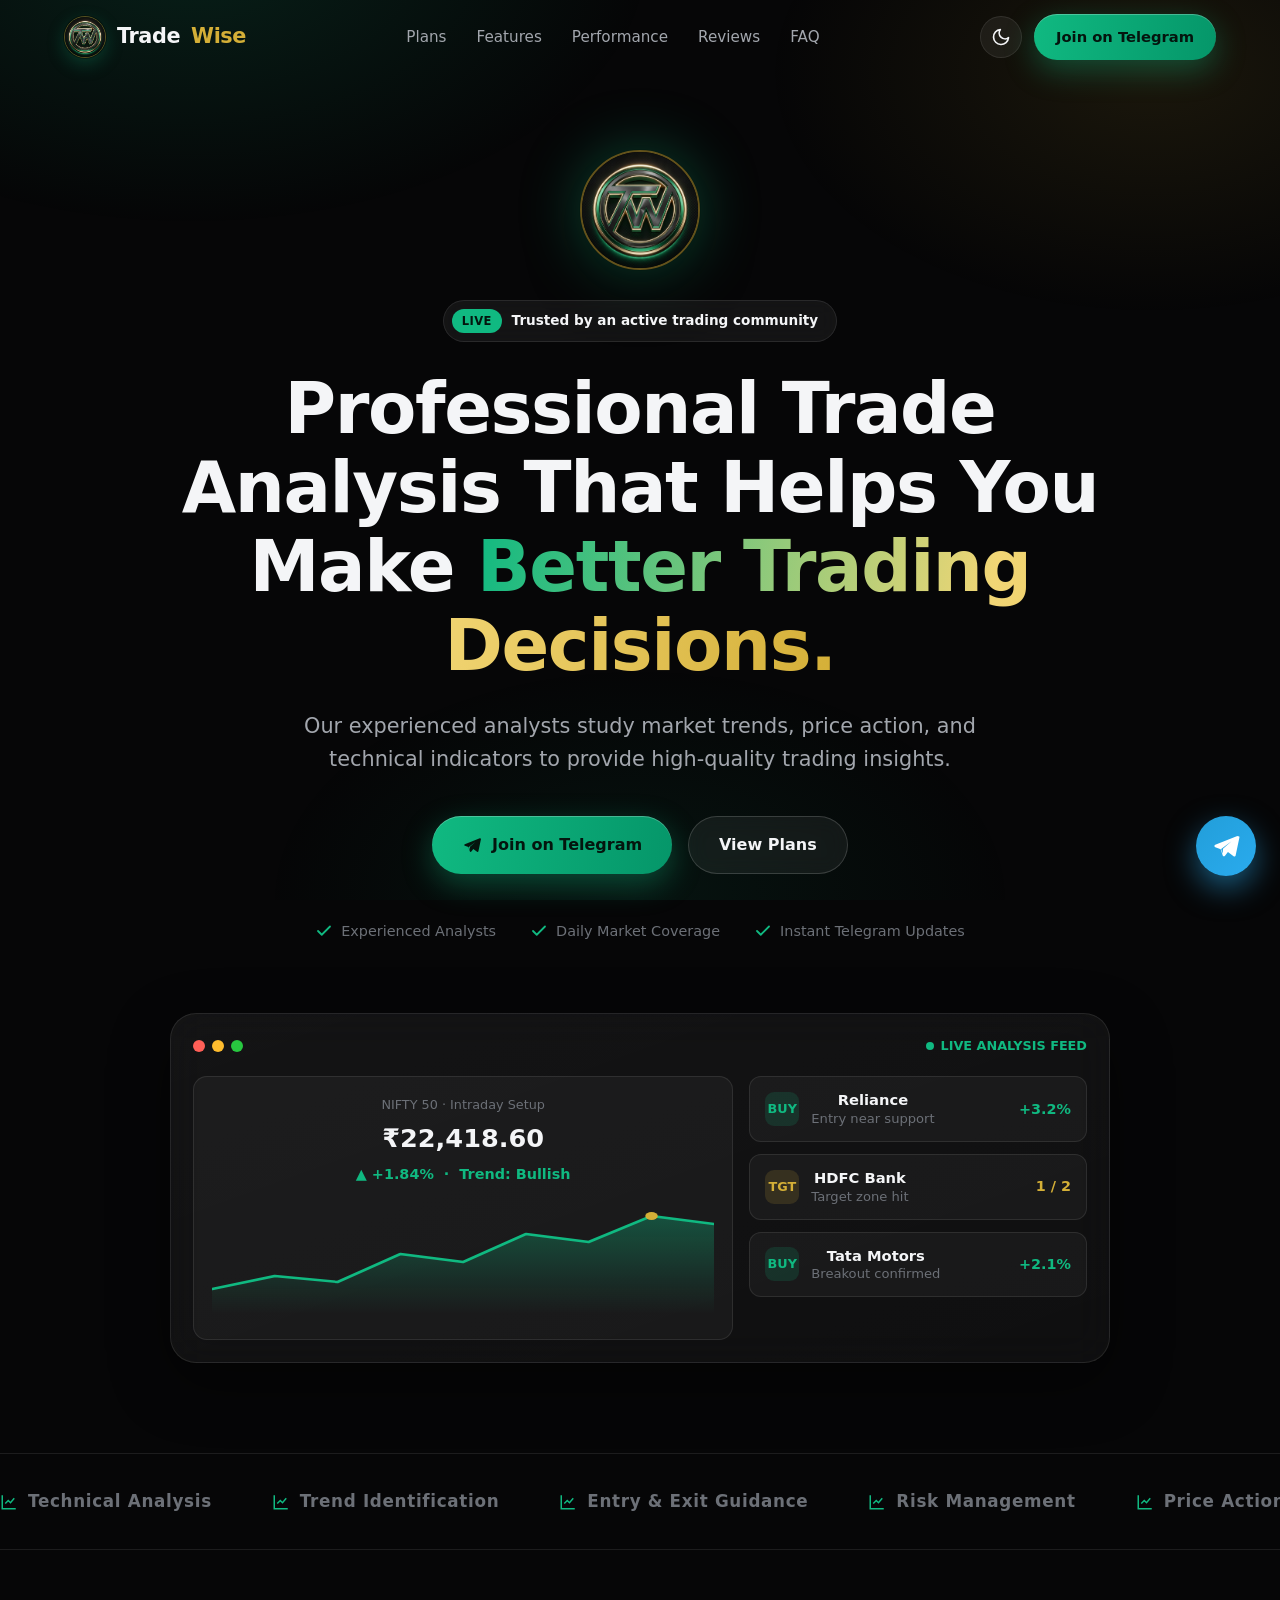
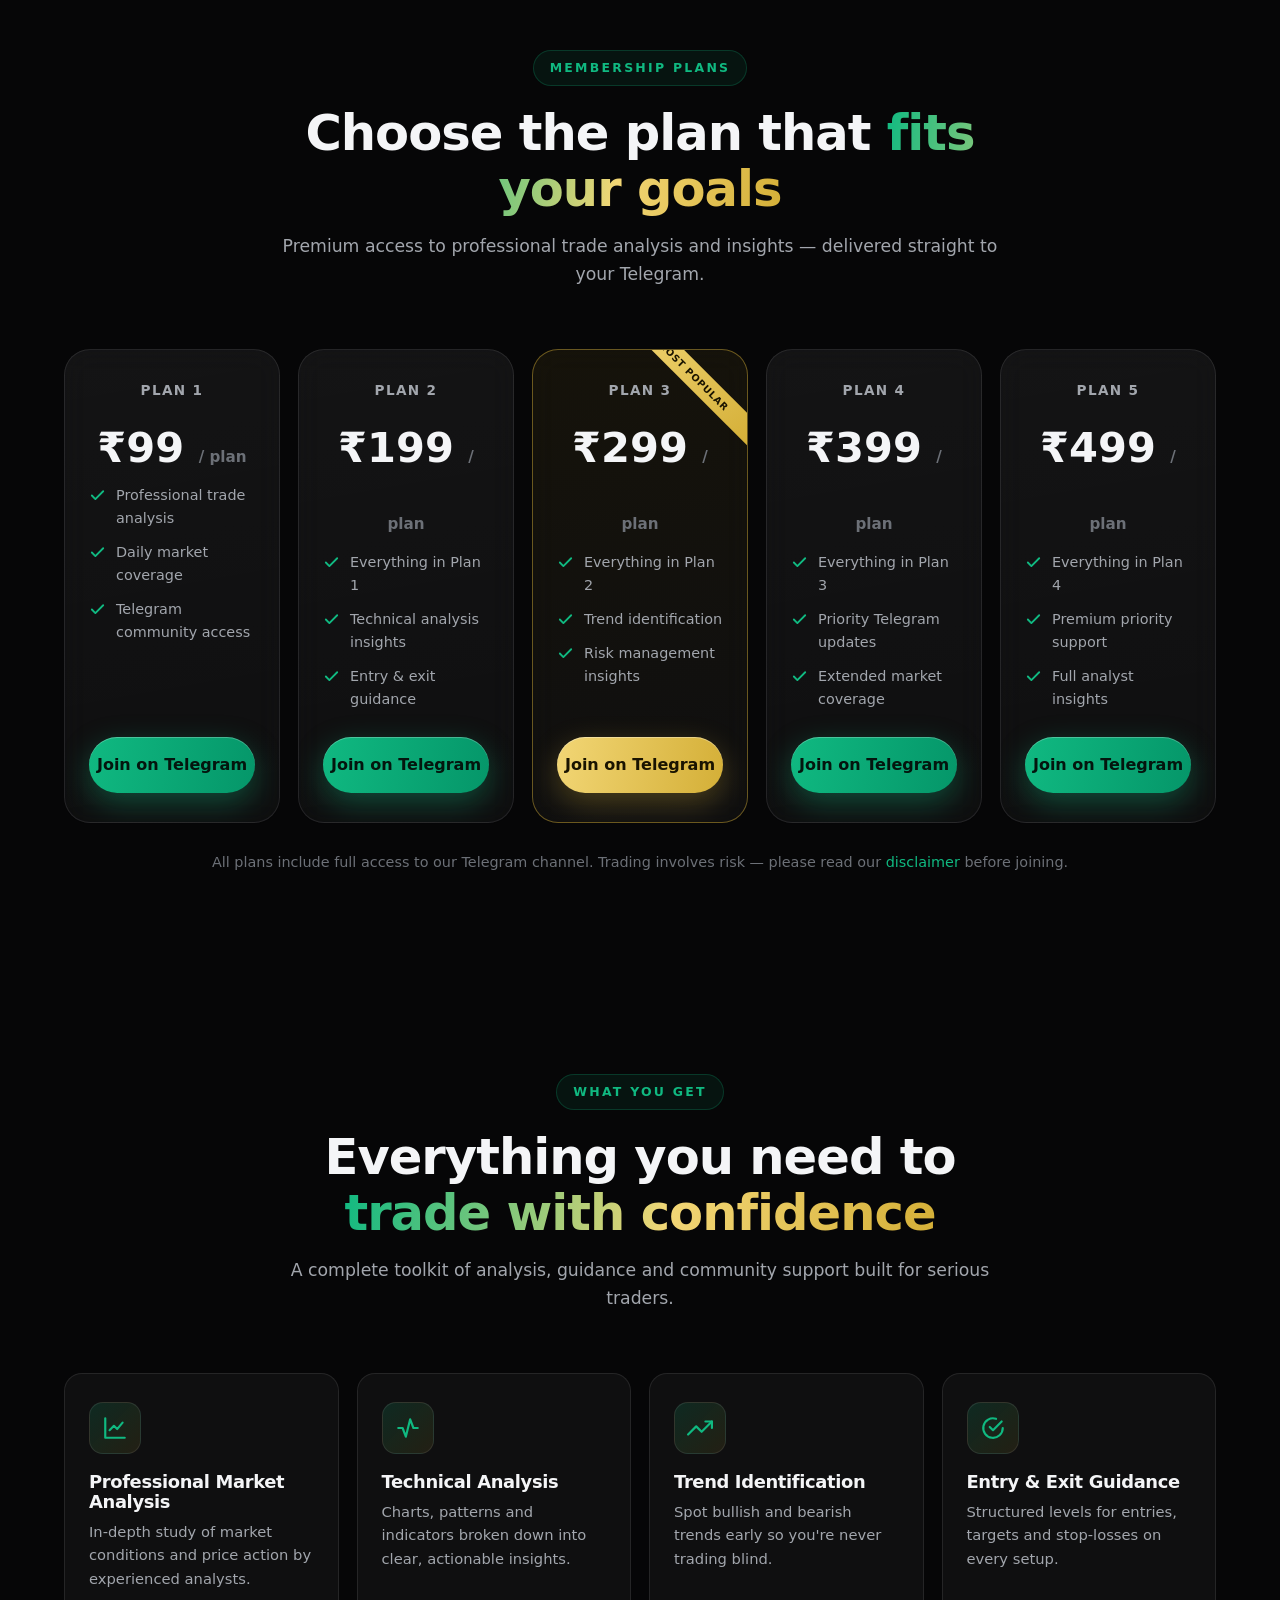
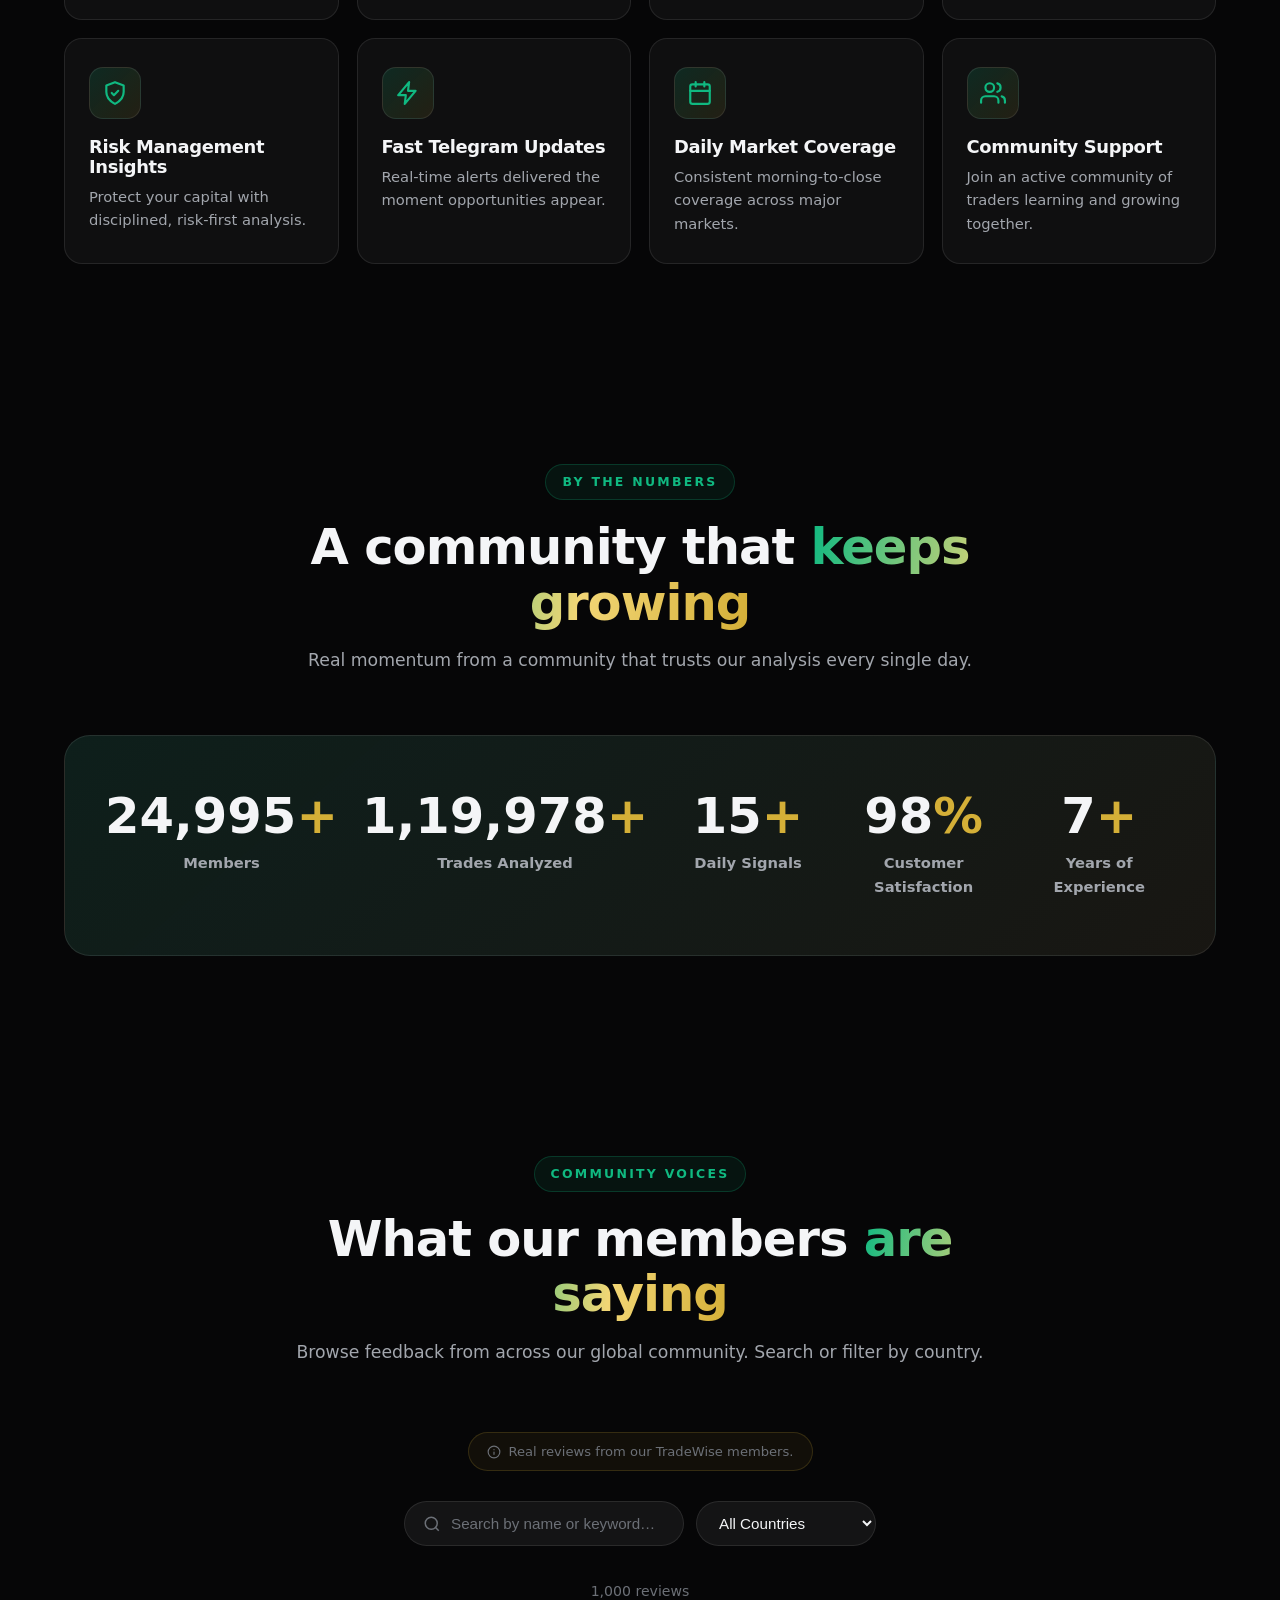
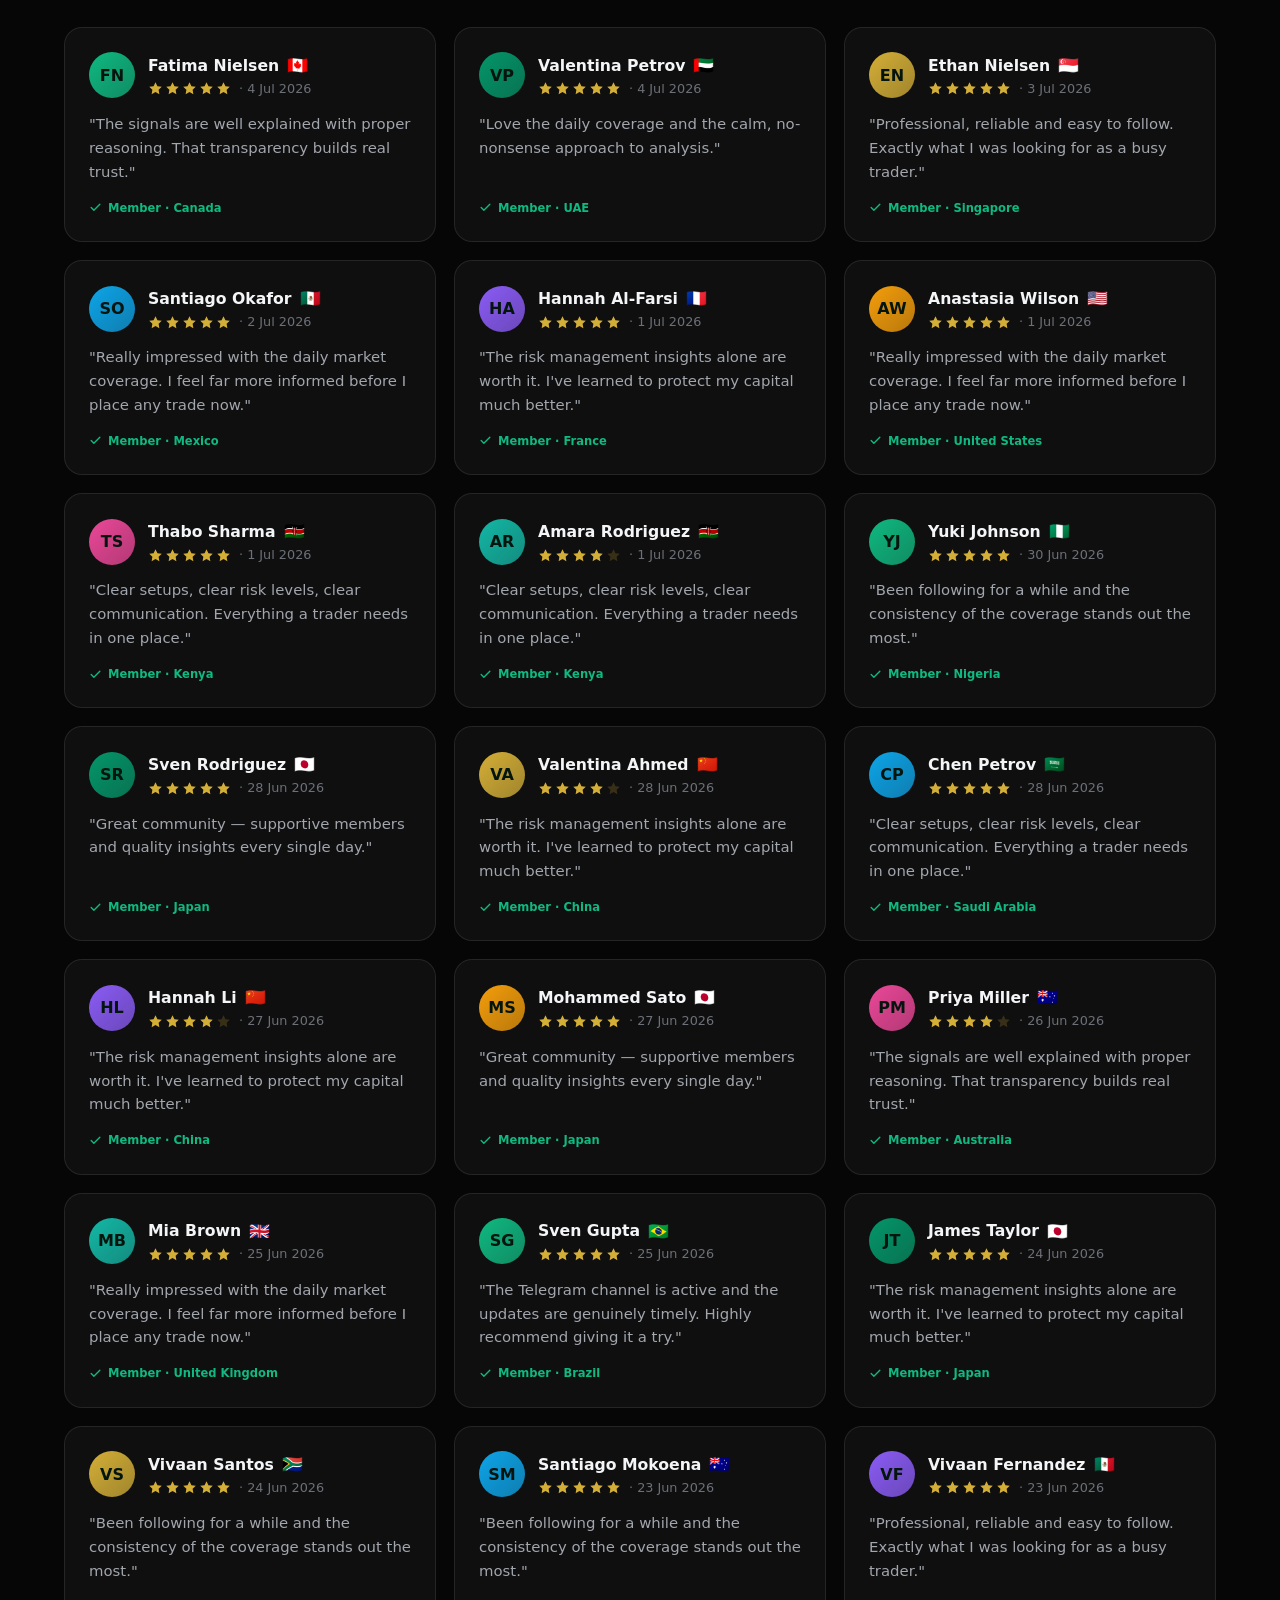
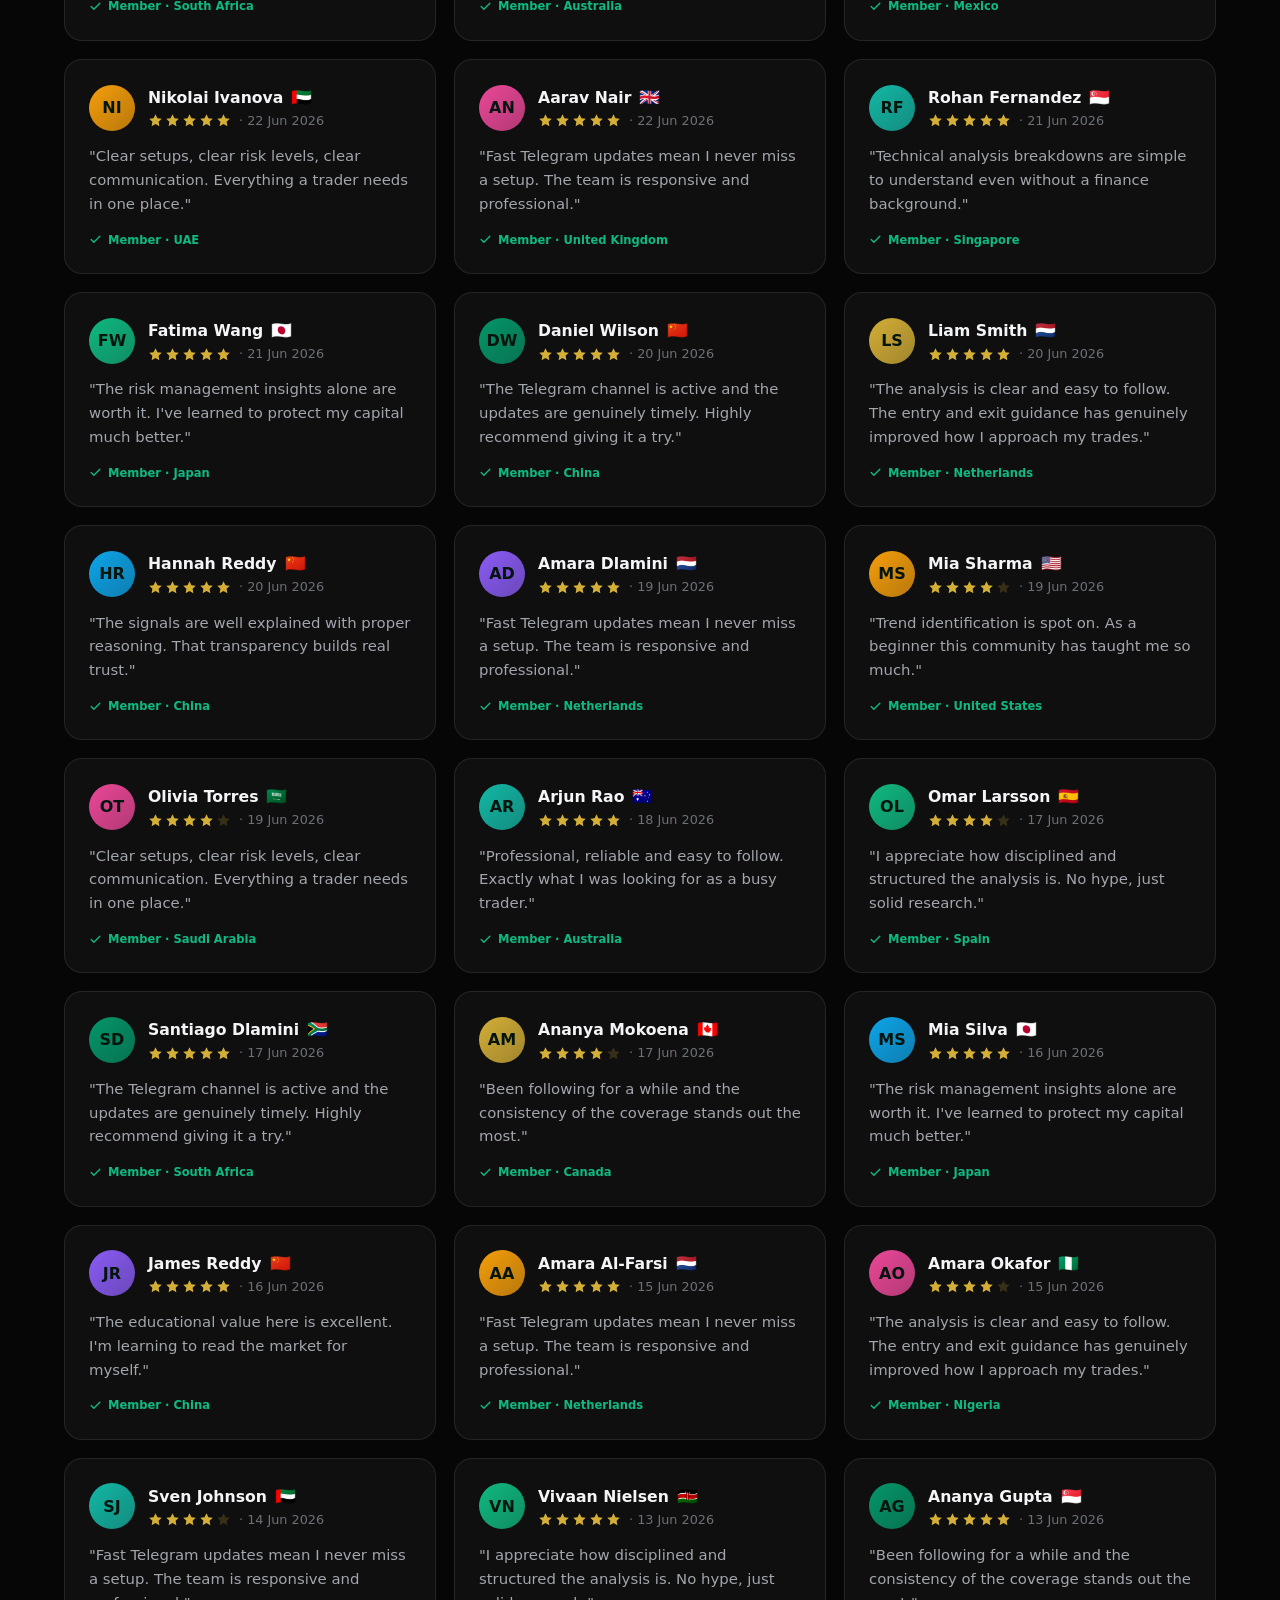
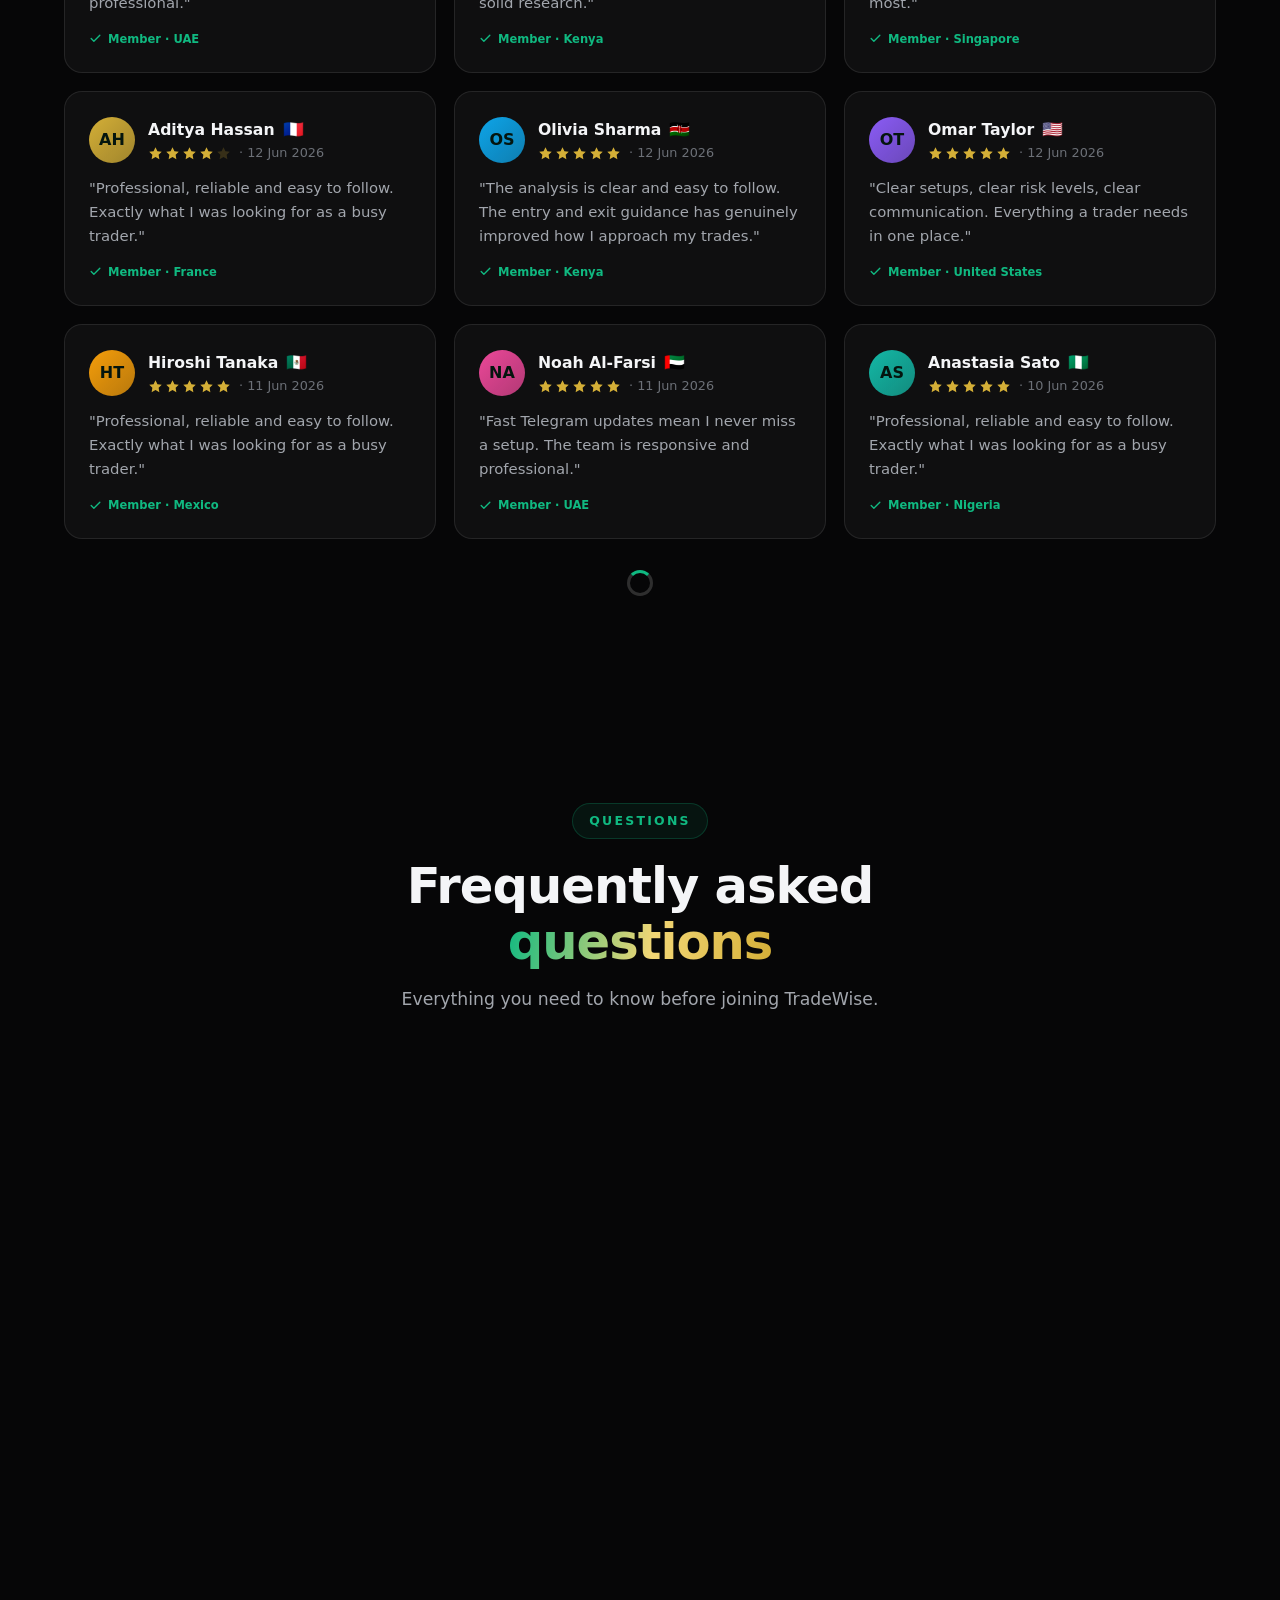
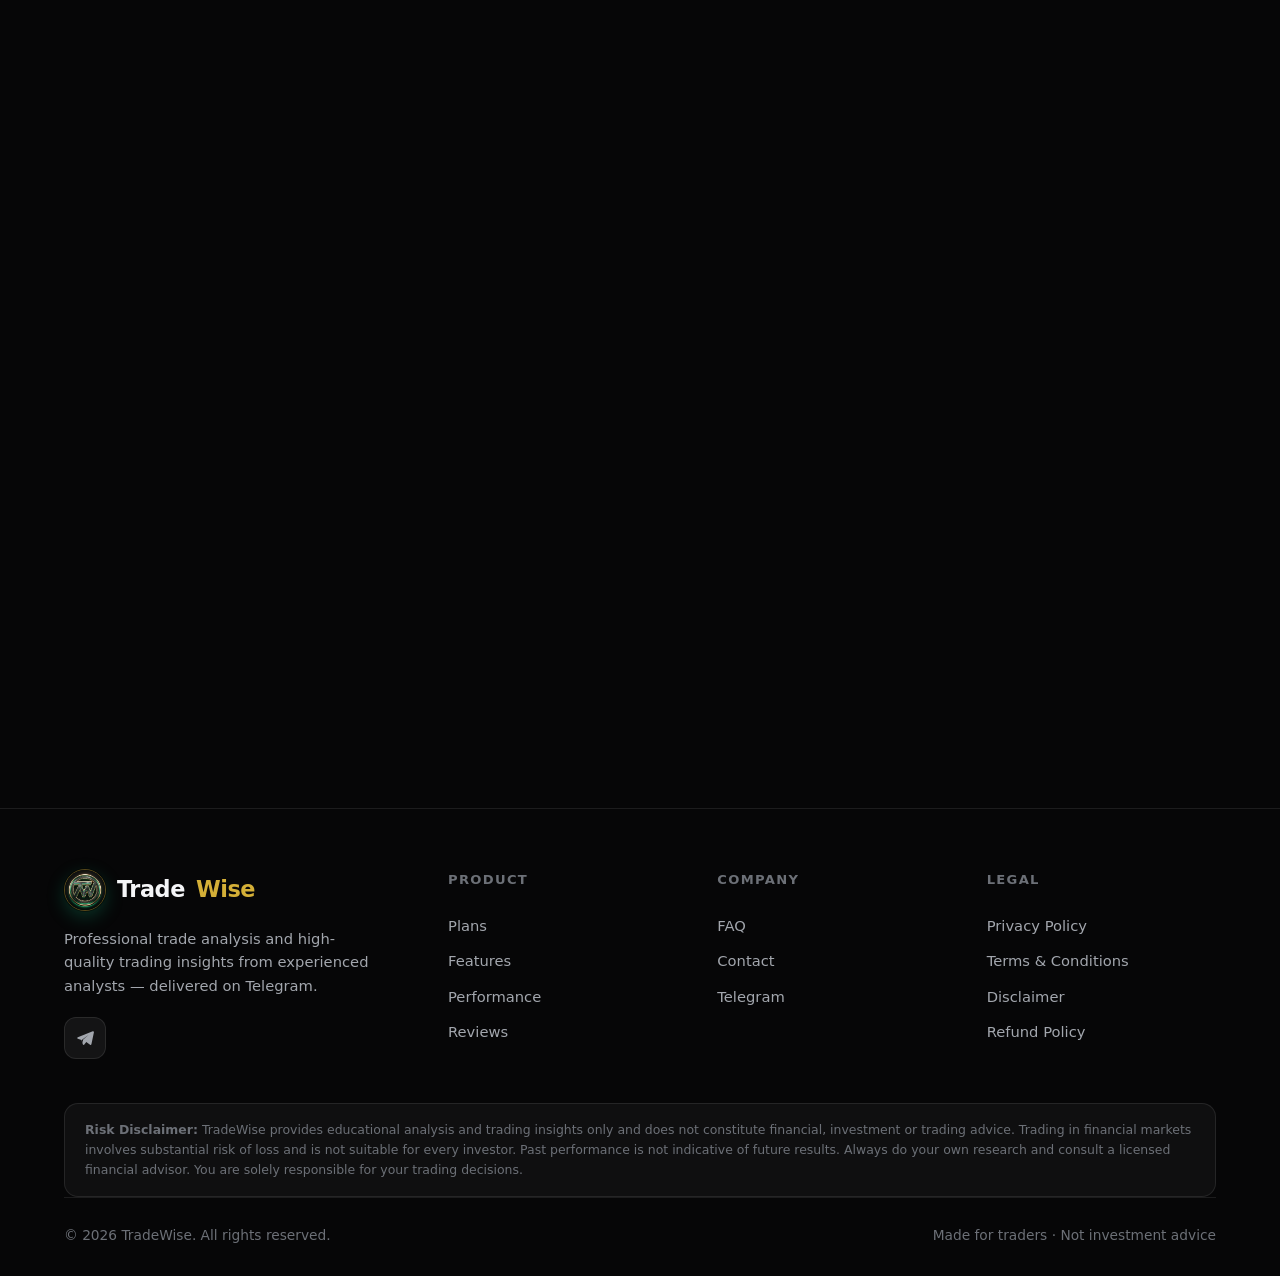
<file: index.html>
<!DOCTYPE html>
<html lang="en" data-theme="dark">
<head>
<meta charset="UTF-8" />
<meta name="viewport" content="width=device-width, initial-scale=1.0" />
<title>TradeWise — Professional Trade Analysis & Trading Insights</title>
<meta name="description" content="TradeWise delivers professional trade analysis, technical indicators, trend identification and high-quality trading insights from experienced analysts. Join us on Telegram." />
<meta name="keywords" content="TradeWise, trade analysis, trading insights, technical analysis, market analysis, stock signals, trading community, telegram trading" />
<meta name="author" content="TradeWise" />
<meta name="theme-color" content="#0a0a0a" />
<link rel="canonical" href="https://tradewise.co/" />

<!-- Open Graph / Social -->
<meta property="og:type" content="website" />
<meta property="og:title" content="TradeWise — Professional Trade Analysis" />
<meta property="og:description" content="Experienced analysts study market trends, price action, and technical indicators to provide high-quality trading insights." />
<meta property="og:url" content="https://tradewise.co/" />
<meta property="og:site_name" content="TradeWise" />
<meta name="twitter:card" content="summary_large_image" />
<meta name="twitter:title" content="TradeWise — Professional Trade Analysis" />
<meta name="twitter:description" content="High-quality trading insights from experienced analysts. Join us on Telegram." />

<!-- Favicon -->
<link rel="icon" type="image/jpeg" href="assets/tradewise-logo.jpg" />
<link rel="apple-touch-icon" href="assets/tradewise-logo.jpg" />
<meta property="og:image" content="assets/tradewise-logo.jpg" />
<meta name="twitter:image" content="assets/tradewise-logo.jpg" />

<!-- Structured data for SEO -->
<script type="application/ld+json">
{
  "@context": "https://schema.org",
  "@type": "Organization",
  "name": "TradeWise",
  "url": "https://tradewise.co/",
  "description": "Professional trade analysis and trading insights.",
  "sameAs": ["https://telegram.me/TradesWise"]
}
</script>

<link rel="stylesheet" href="assets/styles.css" />
</head>
<body>

<!-- ============ NAV ============ -->
<header class="nav" id="nav">
  <div class="container nav-inner">
    <a href="#home" class="brand" aria-label="TradeWise home">
      <img class="brand-logo" src="assets/tradewise-logo.jpg" alt="TradeWise logo" width="42" height="42" />
      Trade<span>Wise</span>
    </a>
    <nav class="nav-links" aria-label="Primary">
      <a href="#plans">Plans</a>
      <a href="#features">Features</a>
      <a href="#performance">Performance</a>
      <a href="#testimonials">Reviews</a>
      <a href="#faq">FAQ</a>
    </nav>
    <div class="nav-actions">
      <button class="theme-toggle" id="themeToggle" aria-label="Toggle color theme">
        <svg class="moon" viewBox="0 0 24 24" fill="none" stroke="currentColor" stroke-width="2" stroke-linecap="round" stroke-linejoin="round"><path d="M21 12.79A9 9 0 1 1 11.21 3 7 7 0 0 0 21 12.79z"/></svg>
        <svg class="sun" viewBox="0 0 24 24" fill="none" stroke="currentColor" stroke-width="2" stroke-linecap="round" stroke-linejoin="round"><circle cx="12" cy="12" r="5"/><path d="M12 1v2M12 21v2M4.2 4.2l1.4 1.4M18.4 18.4l1.4 1.4M1 12h2M21 12h2M4.2 19.8l1.4-1.4M18.4 5.6l1.4-1.4"/></svg>
      </button>
      <a href="https://telegram.me/TradesWise" target="_blank" rel="noopener" class="btn btn-primary nav-cta js-tg">Join on Telegram</a>
      <button class="hamburger" id="hamburger" aria-label="Open menu"><span></span><span></span><span></span></button>
    </div>
  </div>
</header>

<div class="mobile-menu" id="mobileMenu">
  <a href="#plans">Plans</a>
  <a href="#features">Features</a>
  <a href="#performance">Performance</a>
  <a href="#testimonials">Reviews</a>
  <a href="#faq">FAQ</a>
  <a href="https://telegram.me/TradesWise" target="_blank" rel="noopener" class="btn btn-primary js-tg">Join on Telegram</a>
</div>

<!-- ============ HERO ============ -->
<section class="hero" id="home">
  <div class="container">
    <img class="hero-logo reveal" src="assets/tradewise-logo.jpg" alt="TradeWise logo" width="120" height="120" />
    <div class="hero-badge reveal d1">
      <span class="pill">LIVE</span> <b>Trusted by an active trading community</b>
    </div>
    <h1 class="reveal d1">Professional Trade Analysis That Helps You Make <span class="grad-text">Better Trading Decisions.</span></h1>
    <p class="sub reveal d2">Our experienced analysts study market trends, price action, and technical indicators to provide high-quality trading insights.</p>
    <div class="hero-ctas reveal d3">
      <a href="https://telegram.me/TradesWise" target="_blank" rel="noopener" class="btn btn-primary js-tg">
        <svg viewBox="0 0 24 24" fill="currentColor"><path d="M21.94 4.3a1.3 1.3 0 0 0-1.36-.2L3.4 11.03c-.9.36-.87 1.66.05 1.98l4.3 1.5 1.63 5.02c.26.8 1.3.98 1.82.32l2.35-2.98 4.5 3.3c.62.46 1.5.12 1.66-.63l3.02-14.3a1.3 1.3 0 0 0-.44-1.24zM9.6 14.2l-.28 3.9-1.2-3.7 8.3-6.2-6.82 6z"/></svg>
        Join on Telegram
      </a>
      <a href="#plans" class="btn btn-ghost">View Plans</a>
    </div>
    <div class="hero-trust reveal d4">
      <div><svg viewBox="0 0 24 24" fill="none" stroke="currentColor" stroke-width="2.4" stroke-linecap="round" stroke-linejoin="round"><path d="M20 6 9 17l-5-5"/></svg> Experienced Analysts</div>
      <div><svg viewBox="0 0 24 24" fill="none" stroke="currentColor" stroke-width="2.4" stroke-linecap="round" stroke-linejoin="round"><path d="M20 6 9 17l-5-5"/></svg> Daily Market Coverage</div>
      <div><svg viewBox="0 0 24 24" fill="none" stroke="currentColor" stroke-width="2.4" stroke-linecap="round" stroke-linejoin="round"><path d="M20 6 9 17l-5-5"/></svg> Instant Telegram Updates</div>
    </div>

    <!-- Dashboard mock -->
    <div class="hero-visual reveal d4">
      <div class="glass-panel">
        <div class="mock-top">
          <div class="mock-dots"><i></i><i></i><i></i></div>
          <div class="mock-tag"><span class="dot"></span> LIVE ANALYSIS FEED</div>
        </div>
        <div class="mock-body">
          <div class="mock-chart">
            <div class="lbl">NIFTY 50 · Intraday Setup</div>
            <div class="price">₹22,418.60</div>
            <div class="chg">▲ +1.84% &nbsp;·&nbsp; Trend: Bullish</div>
            <svg viewBox="0 0 320 120" preserveAspectRatio="none" fill="none">
              <defs><linearGradient id="g1" x1="0" y1="0" x2="0" y2="1"><stop offset="0" stop-color="#10b981" stop-opacity="0.35"/><stop offset="1" stop-color="#10b981" stop-opacity="0"/></linearGradient></defs>
              <path d="M0 95 L40 82 L80 88 L120 60 L160 68 L200 40 L240 48 L280 22 L320 30 L320 120 L0 120 Z" fill="url(#g1)"/>
              <path d="M0 95 L40 82 L80 88 L120 60 L160 68 L200 40 L240 48 L280 22 L320 30" stroke="#10b981" stroke-width="2.5" stroke-linecap="round" stroke-linejoin="round"/>
              <circle cx="280" cy="22" r="4" fill="#d4af37"/>
            </svg>
          </div>
          <div class="mock-side">
            <div class="mini-signal buy"><div class="ic">BUY</div><div class="meta"><b>Reliance</b><span>Entry near support</span></div><div class="val">+3.2%</div></div>
            <div class="mini-signal gold"><div class="ic">TGT</div><div class="meta"><b>HDFC Bank</b><span>Target zone hit</span></div><div class="val" style="color:var(--gold)">1 / 2</div></div>
            <div class="mini-signal buy"><div class="ic">BUY</div><div class="meta"><b>Tata Motors</b><span>Breakout confirmed</span></div><div class="val">+2.1%</div></div>
          </div>
        </div>
      </div>
    </div>
  </div>
</section>

<!-- ============ MARQUEE ============ -->
<div class="marquee-wrap" aria-hidden="true">
  <div class="marquee" id="marquee">
    <span><svg viewBox="0 0 24 24" fill="none" stroke="currentColor" stroke-width="2"><path d="M3 3v18h18"/><path d="m7 14 4-4 3 3 5-6"/></svg> Technical Analysis</span>
    <span><svg viewBox="0 0 24 24" fill="none" stroke="currentColor" stroke-width="2"><path d="M3 3v18h18"/><path d="m7 14 4-4 3 3 5-6"/></svg> Trend Identification</span>
    <span><svg viewBox="0 0 24 24" fill="none" stroke="currentColor" stroke-width="2"><path d="M3 3v18h18"/><path d="m7 14 4-4 3 3 5-6"/></svg> Entry &amp; Exit Guidance</span>
    <span><svg viewBox="0 0 24 24" fill="none" stroke="currentColor" stroke-width="2"><path d="M3 3v18h18"/><path d="m7 14 4-4 3 3 5-6"/></svg> Risk Management</span>
    <span><svg viewBox="0 0 24 24" fill="none" stroke="currentColor" stroke-width="2"><path d="M3 3v18h18"/><path d="m7 14 4-4 3 3 5-6"/></svg> Price Action</span>
    <span><svg viewBox="0 0 24 24" fill="none" stroke="currentColor" stroke-width="2"><path d="M3 3v18h18"/><path d="m7 14 4-4 3 3 5-6"/></svg> Daily Coverage</span>
  </div>
</div>

<!-- ============ PLANS ============ -->
<section class="section" id="plans">
  <div class="container">
    <div class="section-head reveal">
      <span class="eyebrow">Membership Plans</span>
      <h2>Choose the plan that <span class="grad-text">fits your goals</span></h2>
      <p>Premium access to professional trade analysis and insights — delivered straight to your Telegram.</p>
    </div>
    <div class="plans-grid" id="plansGrid"><!-- injected by JS --></div>
    <p class="plans-note">All plans include full access to our Telegram channel. Trading involves risk — please read our <a href="disclaimer.html" style="color:var(--emerald)">disclaimer</a> before joining.</p>
  </div>
</section>

<!-- ============ FEATURES ============ -->
<section class="section" id="features">
  <div class="container">
    <div class="section-head reveal">
      <span class="eyebrow">What You Get</span>
      <h2>Everything you need to <span class="grad-text">trade with confidence</span></h2>
      <p>A complete toolkit of analysis, guidance and community support built for serious traders.</p>
    </div>
    <div class="features-grid" id="featuresGrid"><!-- injected by JS --></div>
  </div>
</section>

<!-- ============ PERFORMANCE ============ -->
<section class="section" id="performance">
  <div class="container">
    <div class="section-head reveal">
      <span class="eyebrow">By The Numbers</span>
      <h2>A community that <span class="grad-text">keeps growing</span></h2>
      <p>Real momentum from a community that trusts our analysis every single day.</p>
    </div>
    <div class="stats-band reveal">
      <div class="stats-grid" id="statsGrid"><!-- injected by JS --></div>
    </div>
  </div>
</section>

<!-- ============ TESTIMONIALS ============ -->
<section class="section" id="testimonials">
  <div class="container">
    <div class="section-head reveal">
      <span class="eyebrow">Community Voices</span>
      <h2>What our members <span class="grad-text">are saying</span></h2>
      <p>Browse feedback from across our global community. Search or filter by country.</p>
    </div>
    <div class="demo-note-wrap reveal">
      <span class="demo-note">
        <svg viewBox="0 0 24 24" width="14" height="14" fill="none" stroke="currentColor" stroke-width="2" stroke-linecap="round"><circle cx="12" cy="12" r="10"/><path d="M12 16v-4M12 8h.01"/></svg>
        Real reviews from our TradeWise members.
      </span>
    </div>
    <div class="tst-controls reveal">
      <div class="tst-search">
        <svg viewBox="0 0 24 24" fill="none" stroke="currentColor" stroke-width="2"><circle cx="11" cy="11" r="8"/><path d="m21 21-4.3-4.3"/></svg>
        <input type="text" id="tstSearch" placeholder="Search by name or keyword…" aria-label="Search testimonials" />
      </div>
      <select class="tst-select" id="tstCountry" aria-label="Filter by country"><option value="">All Countries</option></select>
    </div>
    <div class="tst-count" id="tstCount"></div>
    <div class="tst-grid" id="tstGrid" aria-live="polite"></div>
    <div class="tst-sentinel" id="tstSentinel"><div class="tst-loader" style="display:none"></div></div>
  </div>
</section>

<!-- ============ FAQ ============ -->
<section class="section" id="faq">
  <div class="container">
    <div class="section-head reveal">
      <span class="eyebrow">Questions</span>
      <h2>Frequently asked <span class="grad-text">questions</span></h2>
      <p>Everything you need to know before joining TradeWise.</p>
    </div>
    <div class="faq-wrap" id="faqWrap"><!-- injected by JS --></div>
  </div>
</section>

<!-- ============ CONTACT / CTA ============ -->
<section class="section" id="contact">
  <div class="container">
    <div class="contact-card reveal">
      <div class="tg-icon-big" aria-hidden="true">
        <svg viewBox="0 0 24 24" fill="currentColor"><path d="M21.94 4.3a1.3 1.3 0 0 0-1.36-.2L3.4 11.03c-.9.36-.87 1.66.05 1.98l4.3 1.5 1.63 5.02c.26.8 1.3.98 1.82.32l2.35-2.98 4.5 3.3c.62.46 1.5.12 1.66-.63l3.02-14.3a1.3 1.3 0 0 0-.44-1.24zM9.6 14.2l-.28 3.9-1.2-3.7 8.3-6.2-6.82 6z"/></svg>
      </div>
      <h2>Ready to trade <span class="grad-text">smarter?</span></h2>
      <p>Join our Telegram channel now and start receiving professional trade analysis, signals and daily market coverage.</p>
      <a href="https://telegram.me/TradesWise" target="_blank" rel="noopener" class="btn btn-primary js-tg" style="padding:17px 40px;font-size:1.08rem">
        <svg viewBox="0 0 24 24" fill="currentColor"><path d="M21.94 4.3a1.3 1.3 0 0 0-1.36-.2L3.4 11.03c-.9.36-.87 1.66.05 1.98l4.3 1.5 1.63 5.02c.26.8 1.3.98 1.82.32l2.35-2.98 4.5 3.3c.62.46 1.5.12 1.66-.63l3.02-14.3a1.3 1.3 0 0 0-.44-1.24zM9.6 14.2l-.28 3.9-1.2-3.7 8.3-6.2-6.82 6z"/></svg>
        Chat on Telegram
      </a>
    </div>
  </div>
</section>

<!-- ============ FOOTER ============ -->
<footer>
  <div class="container">
    <div class="footer-grid">
      <div class="footer-brand">
        <a href="#home" class="brand" style="font-size:1.4rem">
          <img class="brand-logo" src="assets/tradewise-logo.jpg" alt="TradeWise logo" width="42" height="42" />
          Trade<span>Wise</span>
        </a>
        <p>Professional trade analysis and high-quality trading insights from experienced analysts — delivered on Telegram.</p>
        <div class="footer-social">
          <a href="https://telegram.me/TradesWise" target="_blank" rel="noopener" class="js-tg" aria-label="Telegram">
            <svg viewBox="0 0 24 24" fill="currentColor"><path d="M21.94 4.3a1.3 1.3 0 0 0-1.36-.2L3.4 11.03c-.9.36-.87 1.66.05 1.98l4.3 1.5 1.63 5.02c.26.8 1.3.98 1.82.32l2.35-2.98 4.5 3.3c.62.46 1.5.12 1.66-.63l3.02-14.3a1.3 1.3 0 0 0-.44-1.24zM9.6 14.2l-.28 3.9-1.2-3.7 8.3-6.2-6.82 6z"/></svg>
          </a>
        </div>
      </div>
      <div class="footer-col">
        <h4>Product</h4>
        <a href="#plans">Plans</a>
        <a href="#features">Features</a>
        <a href="#performance">Performance</a>
        <a href="#testimonials">Reviews</a>
      </div>
      <div class="footer-col">
        <h4>Company</h4>
        <a href="#faq">FAQ</a>
        <a href="#contact">Contact</a>
        <a href="https://telegram.me/TradesWise" target="_blank" rel="noopener" class="js-tg">Telegram</a>
      </div>
      <div class="footer-col">
        <h4>Legal</h4>
        <a href="privacy.html">Privacy Policy</a>
        <a href="terms.html">Terms &amp; Conditions</a>
        <a href="disclaimer.html">Disclaimer</a>
        <a href="refund.html">Refund Policy</a>
      </div>
    </div>
    <div class="footer-disclaimer">
      <strong>Risk Disclaimer:</strong> TradeWise provides educational analysis and trading insights only and does not constitute financial, investment or trading advice. Trading in financial markets involves substantial risk of loss and is not suitable for every investor. Past performance is not indicative of future results. Always do your own research and consult a licensed financial advisor. You are solely responsible for your trading decisions.
    </div>
    <div class="footer-bottom">
      <span>© <span id="year"></span> TradeWise. All rights reserved.</span>
      <span>Made for traders · Not investment advice</span>
    </div>
  </div>
</footer>

<a href="https://telegram.me/TradesWise" target="_blank" rel="noopener" class="tg-float js-tg" aria-label="Chat on Telegram">
  <svg viewBox="0 0 24 24" fill="currentColor"><path d="M21.94 4.3a1.3 1.3 0 0 0-1.36-.2L3.4 11.03c-.9.36-.87 1.66.05 1.98l4.3 1.5 1.63 5.02c.26.8 1.3.98 1.82.32l2.35-2.98 4.5 3.3c.62.46 1.5.12 1.66-.63l3.02-14.3a1.3 1.3 0 0 0-.44-1.24zM9.6 14.2l-.28 3.9-1.2-3.7 8.3-6.2-6.82 6z"/></svg>
</a>

<script src="assets/common.js" defer></script>
<script src="assets/main.js" defer></script>
</body>
</html>
</file>
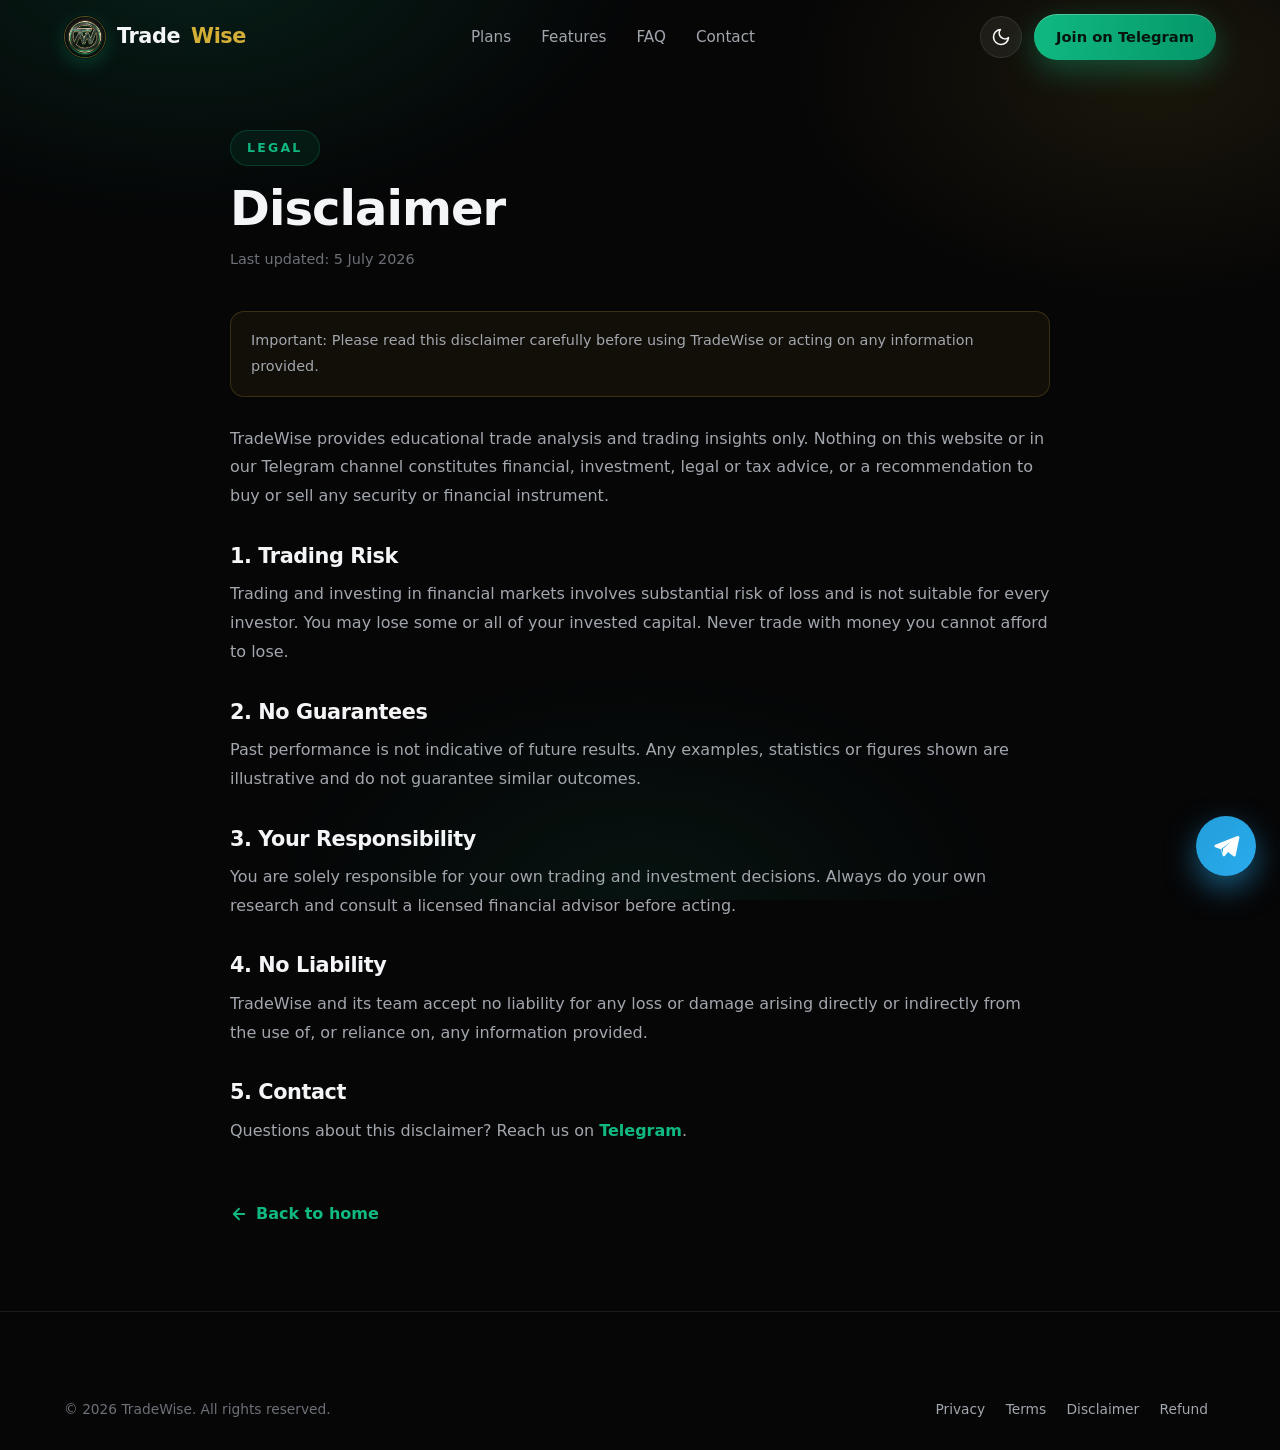
<file: disclaimer.html>
<!DOCTYPE html>
<html lang="en" data-theme="dark">
<head>
<meta charset="UTF-8" />
<meta name="viewport" content="width=device-width, initial-scale=1.0" />
<title>Disclaimer — TradeWise</title>
<meta name="description" content="TradeWise Disclaimer — trading involves risk; content is educational only." />
<meta name="robots" content="index, follow" />
<link rel="icon" type="image/jpeg" href="assets/tradewise-logo.jpg" />
<link rel="apple-touch-icon" href="assets/tradewise-logo.jpg" />
<link rel="stylesheet" href="assets/styles.css" />
</head>
<body>
<header class="nav scrolled" id="nav">
  <div class="container nav-inner">
    <a href="index.html" class="brand" aria-label="TradeWise home">
      <img class="brand-logo" src="assets/tradewise-logo.jpg" alt="TradeWise logo" width="42" height="42" />
      Trade<span>Wise</span>
    </a>
    <nav class="nav-links" aria-label="Primary">
      <a href="index.html#plans">Plans</a>
      <a href="index.html#features">Features</a>
      <a href="index.html#faq">FAQ</a>
      <a href="index.html#contact">Contact</a>
    </nav>
    <div class="nav-actions">
      <button class="theme-toggle" id="themeToggle" aria-label="Toggle color theme">
        <svg class="moon" viewBox="0 0 24 24" fill="none" stroke="currentColor" stroke-width="2" stroke-linecap="round" stroke-linejoin="round"><path d="M21 12.79A9 9 0 1 1 11.21 3 7 7 0 0 0 21 12.79z"/></svg>
        <svg class="sun" viewBox="0 0 24 24" fill="none" stroke="currentColor" stroke-width="2" stroke-linecap="round" stroke-linejoin="round"><circle cx="12" cy="12" r="5"/><path d="M12 1v2M12 21v2M4.2 4.2l1.4 1.4M18.4 18.4l1.4 1.4M1 12h2M21 12h2M4.2 19.8l1.4-1.4M18.4 5.6l1.4-1.4"/></svg>
      </button>
      <a href="https://telegram.me/TradesWise" target="_blank" rel="noopener" class="btn btn-primary nav-cta js-tg">Join on Telegram</a>
    </div>
  </div>
</header>
<main class="legal-page">
  <div class="container">
    <div class="legal-wrap">
      <div class="legal-head">
        <span class="eyebrow">Legal</span>
        <h1>Disclaimer</h1>
        <p class="updated">Last updated: 5 July 2026</p>
      </div>
      <div class="legal-body">
        <div class="legal-note">Important: Please read this disclaimer carefully before using TradeWise or acting on any information provided.</div>
        <p>TradeWise provides educational trade analysis and trading insights only. Nothing on this website or in our Telegram channel constitutes financial, investment, legal or tax advice, or a recommendation to buy or sell any security or financial instrument.</p>
        <h2>1. Trading Risk</h2>
        <p>Trading and investing in financial markets involves substantial risk of loss and is not suitable for every investor. You may lose some or all of your invested capital. Never trade with money you cannot afford to lose.</p>
        <h2>2. No Guarantees</h2>
        <p>Past performance is not indicative of future results. Any examples, statistics or figures shown are illustrative and do not guarantee similar outcomes.</p>
        <h2>3. Your Responsibility</h2>
        <p>You are solely responsible for your own trading and investment decisions. Always do your own research and consult a licensed financial advisor before acting.</p>
        <h2>4. No Liability</h2>
        <p>TradeWise and its team accept no liability for any loss or damage arising directly or indirectly from the use of, or reliance on, any information provided.</p>
        <h2>5. Contact</h2>
        <p>Questions about this disclaimer? Reach us on <a href="https://telegram.me/TradesWise" target="_blank" rel="noopener" class="js-tg">Telegram</a>.</p>
      </div>
      <a href="index.html" class="legal-back"><svg viewBox="0 0 24 24" fill="none" stroke="currentColor" stroke-width="2.4" stroke-linecap="round" stroke-linejoin="round"><path d="M19 12H5M12 19l-7-7 7-7"/></svg> Back to home</a>
    </div>
  </div>
</main>
<footer>
  <div class="container">
    <div class="footer-bottom" style="border:0">
      <span>© <span id="year"></span> TradeWise. All rights reserved.</span>
      <span>
        <a href="privacy.html" style="color:var(--text-dim);margin:0 8px">Privacy</a>
        <a href="terms.html" style="color:var(--text-dim);margin:0 8px">Terms</a>
        <a href="disclaimer.html" style="color:var(--text-dim);margin:0 8px">Disclaimer</a>
        <a href="refund.html" style="color:var(--text-dim);margin:0 8px">Refund</a>
      </span>
    </div>
  </div>
</footer>
<a href="https://telegram.me/TradesWise" target="_blank" rel="noopener" class="tg-float js-tg" aria-label="Chat on Telegram"><svg viewBox="0 0 24 24" fill="currentColor"><path d="M21.94 4.3a1.3 1.3 0 0 0-1.36-.2L3.4 11.03c-.9.36-.87 1.66.05 1.98l4.3 1.5 1.63 5.02c.26.8 1.3.98 1.82.32l2.35-2.98 4.5 3.3c.62.46 1.5.12 1.66-.63l3.02-14.3a1.3 1.3 0 0 0-.44-1.24zM9.6 14.2l-.28 3.9-1.2-3.7 8.3-6.2-6.82 6z"/></svg></a>
<script src="assets/common.js" defer></script>
</body>
</html>
</file>
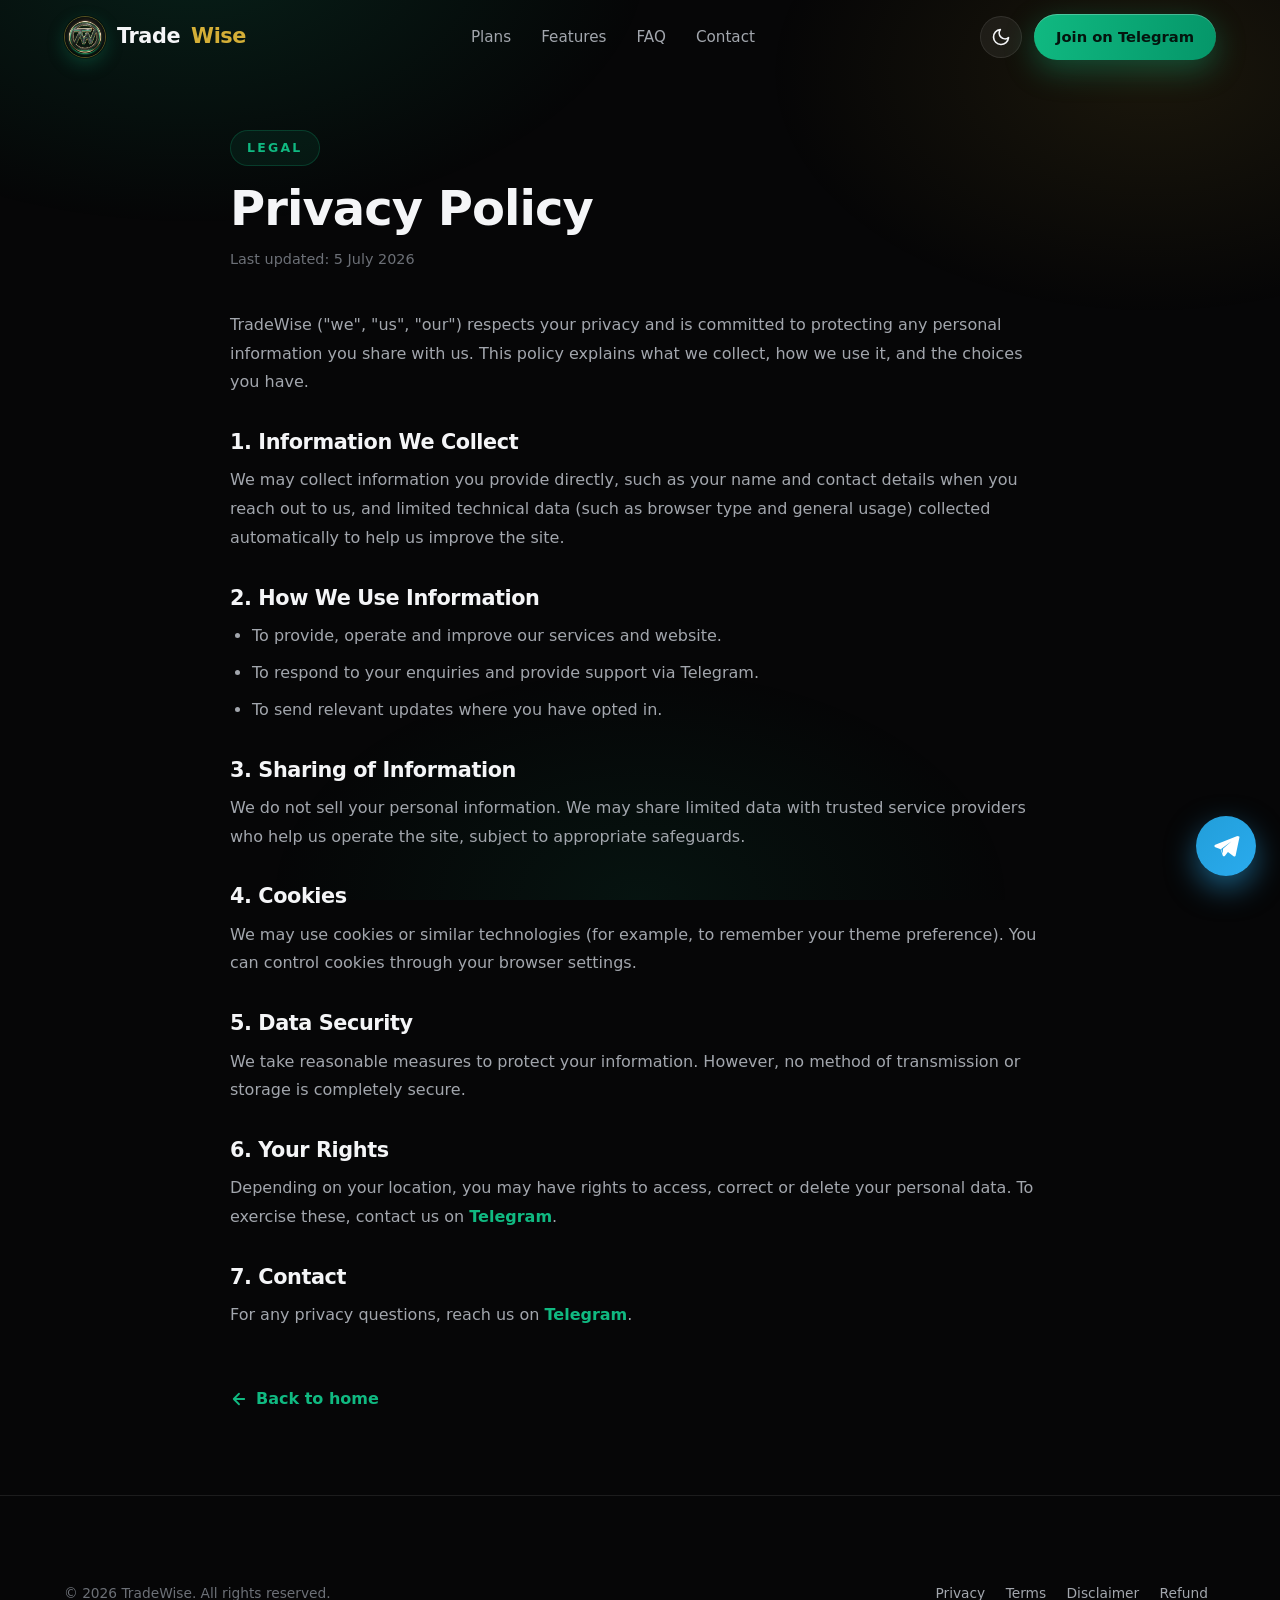
<file: privacy.html>
<!DOCTYPE html>
<html lang="en" data-theme="dark">
<head>
<meta charset="UTF-8" />
<meta name="viewport" content="width=device-width, initial-scale=1.0" />
<title>Privacy Policy — TradeWise</title>
<meta name="description" content="TradeWise Privacy Policy — how we handle and protect your information." />
<meta name="robots" content="index, follow" />
<link rel="icon" type="image/jpeg" href="assets/tradewise-logo.jpg" />
<link rel="apple-touch-icon" href="assets/tradewise-logo.jpg" />
<link rel="stylesheet" href="assets/styles.css" />
</head>
<body>
<header class="nav scrolled" id="nav">
  <div class="container nav-inner">
    <a href="index.html" class="brand" aria-label="TradeWise home">
      <img class="brand-logo" src="assets/tradewise-logo.jpg" alt="TradeWise logo" width="42" height="42" />
      Trade<span>Wise</span>
    </a>
    <nav class="nav-links" aria-label="Primary">
      <a href="index.html#plans">Plans</a>
      <a href="index.html#features">Features</a>
      <a href="index.html#faq">FAQ</a>
      <a href="index.html#contact">Contact</a>
    </nav>
    <div class="nav-actions">
      <button class="theme-toggle" id="themeToggle" aria-label="Toggle color theme">
        <svg class="moon" viewBox="0 0 24 24" fill="none" stroke="currentColor" stroke-width="2" stroke-linecap="round" stroke-linejoin="round"><path d="M21 12.79A9 9 0 1 1 11.21 3 7 7 0 0 0 21 12.79z"/></svg>
        <svg class="sun" viewBox="0 0 24 24" fill="none" stroke="currentColor" stroke-width="2" stroke-linecap="round" stroke-linejoin="round"><circle cx="12" cy="12" r="5"/><path d="M12 1v2M12 21v2M4.2 4.2l1.4 1.4M18.4 18.4l1.4 1.4M1 12h2M21 12h2M4.2 19.8l1.4-1.4M18.4 5.6l1.4-1.4"/></svg>
      </button>
      <a href="https://telegram.me/TradesWise" target="_blank" rel="noopener" class="btn btn-primary nav-cta js-tg">Join on Telegram</a>
    </div>
  </div>
</header>
<main class="legal-page">
  <div class="container">
    <div class="legal-wrap">
      <div class="legal-head">
        <span class="eyebrow">Legal</span>
        <h1>Privacy Policy</h1>
        <p class="updated">Last updated: 5 July 2026</p>
      </div>
      <div class="legal-body">
        <p>TradeWise ("we", "us", "our") respects your privacy and is committed to protecting any personal information you share with us. This policy explains what we collect, how we use it, and the choices you have.</p>
        <h2>1. Information We Collect</h2>
        <p>We may collect information you provide directly, such as your name and contact details when you reach out to us, and limited technical data (such as browser type and general usage) collected automatically to help us improve the site.</p>
        <h2>2. How We Use Information</h2>
        <ul class="bullets">
          <li>To provide, operate and improve our services and website.</li>
          <li>To respond to your enquiries and provide support via Telegram.</li>
          <li>To send relevant updates where you have opted in.</li>
        </ul>
        <h2>3. Sharing of Information</h2>
        <p>We do not sell your personal information. We may share limited data with trusted service providers who help us operate the site, subject to appropriate safeguards.</p>
        <h2>4. Cookies</h2>
        <p>We may use cookies or similar technologies (for example, to remember your theme preference). You can control cookies through your browser settings.</p>
        <h2>5. Data Security</h2>
        <p>We take reasonable measures to protect your information. However, no method of transmission or storage is completely secure.</p>
        <h2>6. Your Rights</h2>
        <p>Depending on your location, you may have rights to access, correct or delete your personal data. To exercise these, contact us on <a href="https://telegram.me/TradesWise" target="_blank" rel="noopener" class="js-tg">Telegram</a>.</p>
        <h2>7. Contact</h2>
        <p>For any privacy questions, reach us on <a href="https://telegram.me/TradesWise" target="_blank" rel="noopener" class="js-tg">Telegram</a>.</p>
      </div>
      <a href="index.html" class="legal-back"><svg viewBox="0 0 24 24" fill="none" stroke="currentColor" stroke-width="2.4" stroke-linecap="round" stroke-linejoin="round"><path d="M19 12H5M12 19l-7-7 7-7"/></svg> Back to home</a>
    </div>
  </div>
</main>
<footer>
  <div class="container">
    <div class="footer-bottom" style="border:0">
      <span>© <span id="year"></span> TradeWise. All rights reserved.</span>
      <span>
        <a href="privacy.html" style="color:var(--text-dim);margin:0 8px">Privacy</a>
        <a href="terms.html" style="color:var(--text-dim);margin:0 8px">Terms</a>
        <a href="disclaimer.html" style="color:var(--text-dim);margin:0 8px">Disclaimer</a>
        <a href="refund.html" style="color:var(--text-dim);margin:0 8px">Refund</a>
      </span>
    </div>
  </div>
</footer>
<a href="https://telegram.me/TradesWise" target="_blank" rel="noopener" class="tg-float js-tg" aria-label="Chat on Telegram"><svg viewBox="0 0 24 24" fill="currentColor"><path d="M21.94 4.3a1.3 1.3 0 0 0-1.36-.2L3.4 11.03c-.9.36-.87 1.66.05 1.98l4.3 1.5 1.63 5.02c.26.8 1.3.98 1.82.32l2.35-2.98 4.5 3.3c.62.46 1.5.12 1.66-.63l3.02-14.3a1.3 1.3 0 0 0-.44-1.24zM9.6 14.2l-.28 3.9-1.2-3.7 8.3-6.2-6.82 6z"/></svg></a>
<script src="assets/common.js" defer></script>
</body>
</html>
</file>
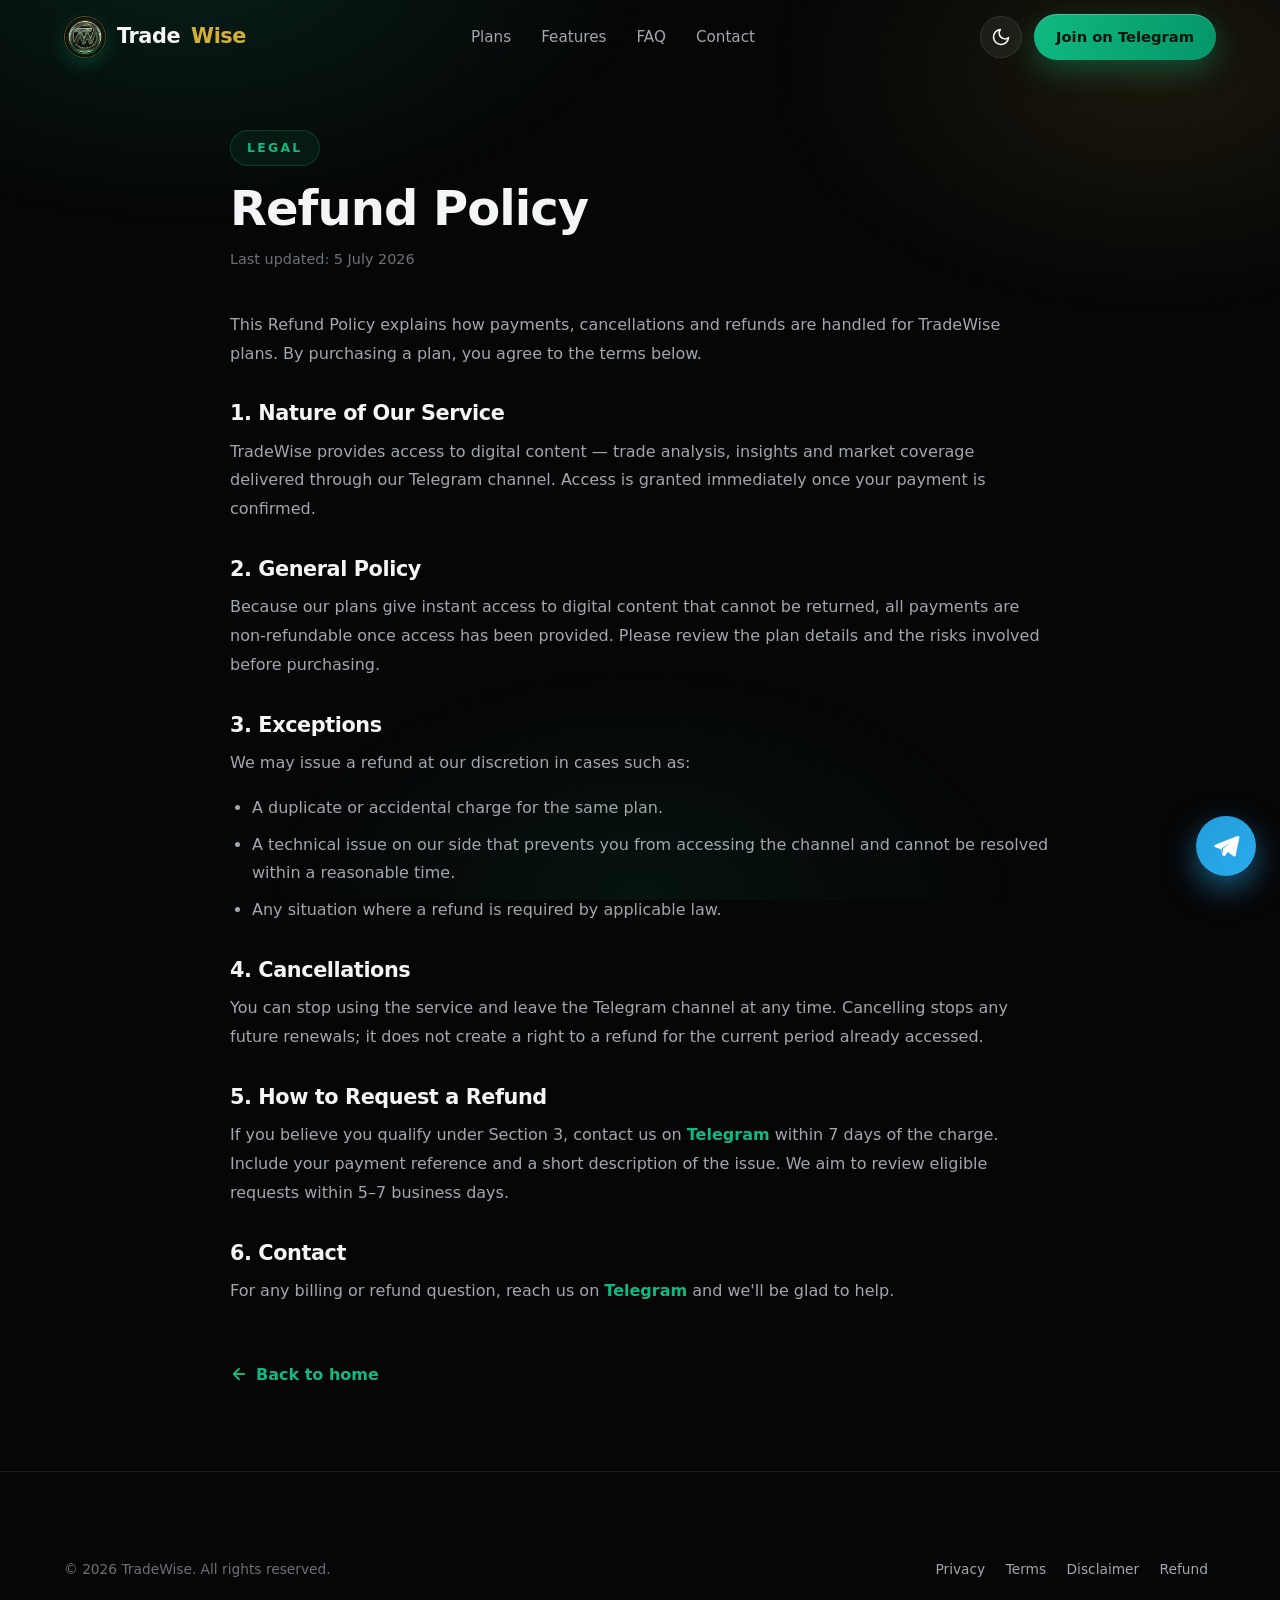
<file: refund.html>
<!DOCTYPE html>
<html lang="en" data-theme="dark">
<head>
<meta charset="UTF-8" />
<meta name="viewport" content="width=device-width, initial-scale=1.0" />
<title>Refund Policy — TradeWise</title>
<meta name="description" content="TradeWise Refund Policy — how billing, cancellations and refunds are handled for our plans." />
<meta name="robots" content="index, follow" />
<link rel="icon" type="image/jpeg" href="assets/tradewise-logo.jpg" />
<link rel="apple-touch-icon" href="assets/tradewise-logo.jpg" />
<link rel="stylesheet" href="assets/styles.css" />
</head>
<body>
<header class="nav scrolled" id="nav">
  <div class="container nav-inner">
    <a href="index.html" class="brand" aria-label="TradeWise home">
      <img class="brand-logo" src="assets/tradewise-logo.jpg" alt="TradeWise logo" width="42" height="42" />
      Trade<span>Wise</span>
    </a>
    <nav class="nav-links" aria-label="Primary">
      <a href="index.html#plans">Plans</a>
      <a href="index.html#features">Features</a>
      <a href="index.html#faq">FAQ</a>
      <a href="index.html#contact">Contact</a>
    </nav>
    <div class="nav-actions">
      <button class="theme-toggle" id="themeToggle" aria-label="Toggle color theme">
        <svg class="moon" viewBox="0 0 24 24" fill="none" stroke="currentColor" stroke-width="2" stroke-linecap="round" stroke-linejoin="round"><path d="M21 12.79A9 9 0 1 1 11.21 3 7 7 0 0 0 21 12.79z"/></svg>
        <svg class="sun" viewBox="0 0 24 24" fill="none" stroke="currentColor" stroke-width="2" stroke-linecap="round" stroke-linejoin="round"><circle cx="12" cy="12" r="5"/><path d="M12 1v2M12 21v2M4.2 4.2l1.4 1.4M18.4 18.4l1.4 1.4M1 12h2M21 12h2M4.2 19.8l1.4-1.4M18.4 5.6l1.4-1.4"/></svg>
      </button>
      <a href="https://telegram.me/TradesWise" target="_blank" rel="noopener" class="btn btn-primary nav-cta js-tg">Join on Telegram</a>
    </div>
  </div>
</header>
<main class="legal-page">
  <div class="container">
    <div class="legal-wrap">
      <div class="legal-head">
        <span class="eyebrow">Legal</span>
        <h1>Refund Policy</h1>
        <p class="updated">Last updated: 5 July 2026</p>
      </div>
      <div class="legal-body">
        <p>This Refund Policy explains how payments, cancellations and refunds are handled for TradeWise plans. By purchasing a plan, you agree to the terms below.</p>
        <h2>1. Nature of Our Service</h2>
        <p>TradeWise provides access to digital content — trade analysis, insights and market coverage delivered through our Telegram channel. Access is granted immediately once your payment is confirmed.</p>
        <h2>2. General Policy</h2>
        <p>Because our plans give instant access to digital content that cannot be returned, all payments are non-refundable once access has been provided. Please review the plan details and the risks involved before purchasing.</p>
        <h2>3. Exceptions</h2>
        <p>We may issue a refund at our discretion in cases such as:</p>
        <ul class="bullets">
          <li>A duplicate or accidental charge for the same plan.</li>
          <li>A technical issue on our side that prevents you from accessing the channel and cannot be resolved within a reasonable time.</li>
          <li>Any situation where a refund is required by applicable law.</li>
        </ul>
        <h2>4. Cancellations</h2>
        <p>You can stop using the service and leave the Telegram channel at any time. Cancelling stops any future renewals; it does not create a right to a refund for the current period already accessed.</p>
        <h2>5. How to Request a Refund</h2>
        <p>If you believe you qualify under Section 3, contact us on <a href="https://telegram.me/TradesWise" target="_blank" rel="noopener" class="js-tg">Telegram</a> within 7 days of the charge. Include your payment reference and a short description of the issue. We aim to review eligible requests within 5–7 business days.</p>
        <h2>6. Contact</h2>
        <p>For any billing or refund question, reach us on <a href="https://telegram.me/TradesWise" target="_blank" rel="noopener" class="js-tg">Telegram</a> and we'll be glad to help.</p>
      </div>
      <a href="index.html" class="legal-back"><svg viewBox="0 0 24 24" fill="none" stroke="currentColor" stroke-width="2.4" stroke-linecap="round" stroke-linejoin="round"><path d="M19 12H5M12 19l-7-7 7-7"/></svg> Back to home</a>
    </div>
  </div>
</main>
<footer>
  <div class="container">
    <div class="footer-bottom" style="border:0">
      <span>© <span id="year"></span> TradeWise. All rights reserved.</span>
      <span>
        <a href="privacy.html" style="color:var(--text-dim);margin:0 8px">Privacy</a>
        <a href="terms.html" style="color:var(--text-dim);margin:0 8px">Terms</a>
        <a href="disclaimer.html" style="color:var(--text-dim);margin:0 8px">Disclaimer</a>
        <a href="refund.html" style="color:var(--text-dim);margin:0 8px">Refund</a>
      </span>
    </div>
  </div>
</footer>
<a href="https://telegram.me/TradesWise" target="_blank" rel="noopener" class="tg-float js-tg" aria-label="Chat on Telegram"><svg viewBox="0 0 24 24" fill="currentColor"><path d="M21.94 4.3a1.3 1.3 0 0 0-1.36-.2L3.4 11.03c-.9.36-.87 1.66.05 1.98l4.3 1.5 1.63 5.02c.26.8 1.3.98 1.82.32l2.35-2.98 4.5 3.3c.62.46 1.5.12 1.66-.63l3.02-14.3a1.3 1.3 0 0 0-.44-1.24zM9.6 14.2l-.28 3.9-1.2-3.7 8.3-6.2-6.82 6z"/></svg></a>
<script src="assets/common.js" defer></script>
</body>
</html>
</file>
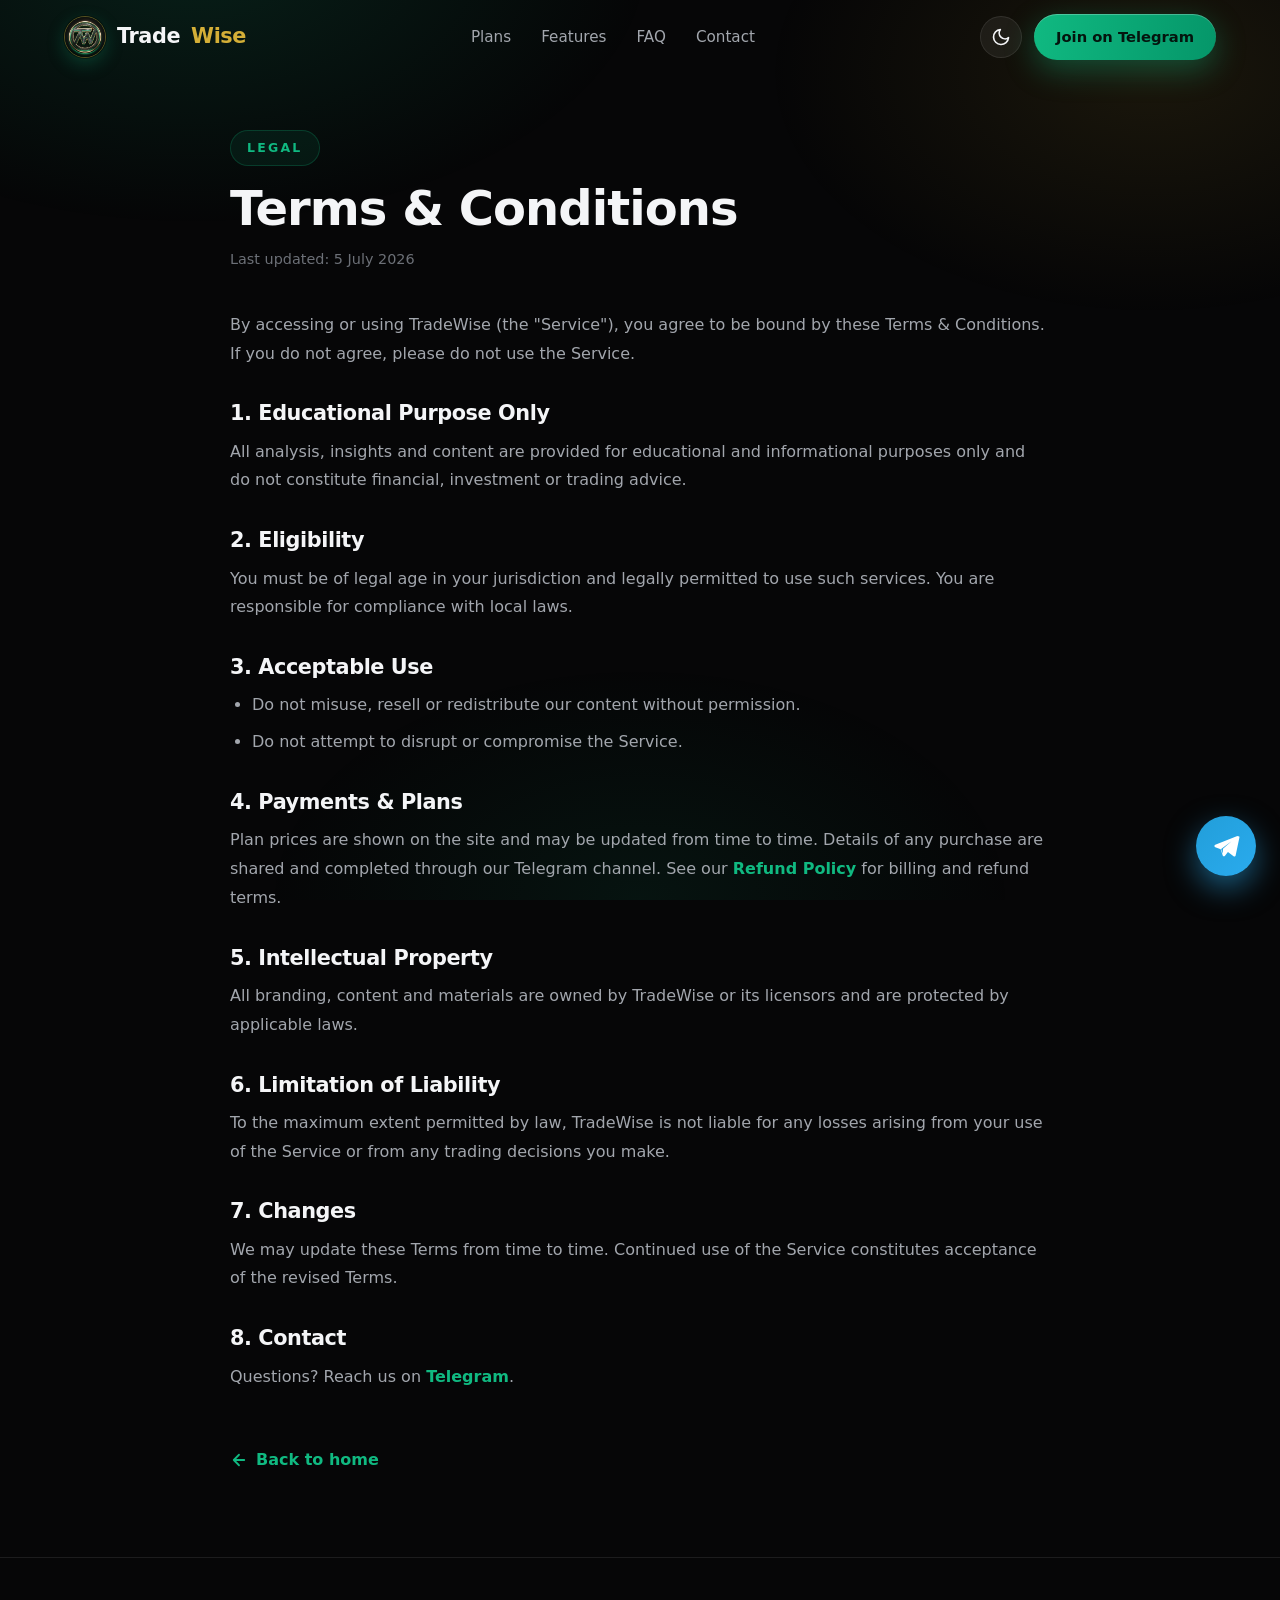
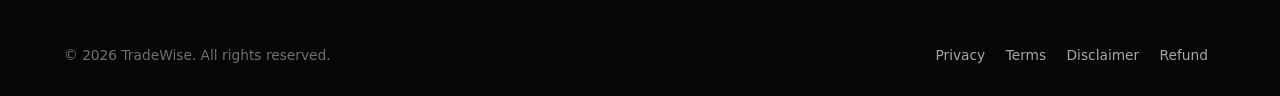
<file: terms.html>
<!DOCTYPE html>
<html lang="en" data-theme="dark">
<head>
<meta charset="UTF-8" />
<meta name="viewport" content="width=device-width, initial-scale=1.0" />
<title>Terms & Conditions — TradeWise</title>
<meta name="description" content="TradeWise Terms & Conditions governing use of our website and services." />
<meta name="robots" content="index, follow" />
<link rel="icon" type="image/jpeg" href="assets/tradewise-logo.jpg" />
<link rel="apple-touch-icon" href="assets/tradewise-logo.jpg" />
<link rel="stylesheet" href="assets/styles.css" />
</head>
<body>
<header class="nav scrolled" id="nav">
  <div class="container nav-inner">
    <a href="index.html" class="brand" aria-label="TradeWise home">
      <img class="brand-logo" src="assets/tradewise-logo.jpg" alt="TradeWise logo" width="42" height="42" />
      Trade<span>Wise</span>
    </a>
    <nav class="nav-links" aria-label="Primary">
      <a href="index.html#plans">Plans</a>
      <a href="index.html#features">Features</a>
      <a href="index.html#faq">FAQ</a>
      <a href="index.html#contact">Contact</a>
    </nav>
    <div class="nav-actions">
      <button class="theme-toggle" id="themeToggle" aria-label="Toggle color theme">
        <svg class="moon" viewBox="0 0 24 24" fill="none" stroke="currentColor" stroke-width="2" stroke-linecap="round" stroke-linejoin="round"><path d="M21 12.79A9 9 0 1 1 11.21 3 7 7 0 0 0 21 12.79z"/></svg>
        <svg class="sun" viewBox="0 0 24 24" fill="none" stroke="currentColor" stroke-width="2" stroke-linecap="round" stroke-linejoin="round"><circle cx="12" cy="12" r="5"/><path d="M12 1v2M12 21v2M4.2 4.2l1.4 1.4M18.4 18.4l1.4 1.4M1 12h2M21 12h2M4.2 19.8l1.4-1.4M18.4 5.6l1.4-1.4"/></svg>
      </button>
      <a href="https://telegram.me/TradesWise" target="_blank" rel="noopener" class="btn btn-primary nav-cta js-tg">Join on Telegram</a>
    </div>
  </div>
</header>
<main class="legal-page">
  <div class="container">
    <div class="legal-wrap">
      <div class="legal-head">
        <span class="eyebrow">Legal</span>
        <h1>Terms &amp; Conditions</h1>
        <p class="updated">Last updated: 5 July 2026</p>
      </div>
      <div class="legal-body">
        <p>By accessing or using TradeWise (the "Service"), you agree to be bound by these Terms &amp; Conditions. If you do not agree, please do not use the Service.</p>
        <h2>1. Educational Purpose Only</h2>
        <p>All analysis, insights and content are provided for educational and informational purposes only and do not constitute financial, investment or trading advice.</p>
        <h2>2. Eligibility</h2>
        <p>You must be of legal age in your jurisdiction and legally permitted to use such services. You are responsible for compliance with local laws.</p>
        <h2>3. Acceptable Use</h2>
        <ul class="bullets">
          <li>Do not misuse, resell or redistribute our content without permission.</li>
          <li>Do not attempt to disrupt or compromise the Service.</li>
        </ul>
        <h2>4. Payments &amp; Plans</h2>
        <p>Plan prices are shown on the site and may be updated from time to time. Details of any purchase are shared and completed through our Telegram channel. See our <a href="refund.html">Refund Policy</a> for billing and refund terms.</p>
        <h2>5. Intellectual Property</h2>
        <p>All branding, content and materials are owned by TradeWise or its licensors and are protected by applicable laws.</p>
        <h2>6. Limitation of Liability</h2>
        <p>To the maximum extent permitted by law, TradeWise is not liable for any losses arising from your use of the Service or from any trading decisions you make.</p>
        <h2>7. Changes</h2>
        <p>We may update these Terms from time to time. Continued use of the Service constitutes acceptance of the revised Terms.</p>
        <h2>8. Contact</h2>
        <p>Questions? Reach us on <a href="https://telegram.me/TradesWise" target="_blank" rel="noopener" class="js-tg">Telegram</a>.</p>
      </div>
      <a href="index.html" class="legal-back"><svg viewBox="0 0 24 24" fill="none" stroke="currentColor" stroke-width="2.4" stroke-linecap="round" stroke-linejoin="round"><path d="M19 12H5M12 19l-7-7 7-7"/></svg> Back to home</a>
    </div>
  </div>
</main>
<footer>
  <div class="container">
    <div class="footer-bottom" style="border:0">
      <span>© <span id="year"></span> TradeWise. All rights reserved.</span>
      <span>
        <a href="privacy.html" style="color:var(--text-dim);margin:0 8px">Privacy</a>
        <a href="terms.html" style="color:var(--text-dim);margin:0 8px">Terms</a>
        <a href="disclaimer.html" style="color:var(--text-dim);margin:0 8px">Disclaimer</a>
        <a href="refund.html" style="color:var(--text-dim);margin:0 8px">Refund</a>
      </span>
    </div>
  </div>
</footer>
<a href="https://telegram.me/TradesWise" target="_blank" rel="noopener" class="tg-float js-tg" aria-label="Chat on Telegram"><svg viewBox="0 0 24 24" fill="currentColor"><path d="M21.94 4.3a1.3 1.3 0 0 0-1.36-.2L3.4 11.03c-.9.36-.87 1.66.05 1.98l4.3 1.5 1.63 5.02c.26.8 1.3.98 1.82.32l2.35-2.98 4.5 3.3c.62.46 1.5.12 1.66-.63l3.02-14.3a1.3 1.3 0 0 0-.44-1.24zM9.6 14.2l-.28 3.9-1.2-3.7 8.3-6.2-6.82 6z"/></svg></a>
<script src="assets/common.js" defer></script>
</body>
</html>
</file>
<file: assets/styles.css>
/* ============ DESIGN TOKENS ============ */
:root {
  --black: #0a0a0a;
  --black-soft: #111114;
  --white: #ffffff;
  --emerald: #10b981;
  --emerald-deep: #059669;
  --emerald-glow: rgba(16, 185, 129, 0.35);
  --gold: #d4af37;
  --gold-soft: #f2d675;

  --bg: #060607;
  --bg-2: #0d0d10;
  --surface: rgba(255, 255, 255, 0.04);
  --surface-2: rgba(255, 255, 255, 0.06);
  --border: rgba(255, 255, 255, 0.09);
  --border-strong: rgba(255, 255, 255, 0.16);
  --text: #f4f5f7;
  --text-dim: #a2a6ad;
  --text-faint: #6c7077;

  --radius: 18px;
  --radius-lg: 26px;
  --shadow: 0 20px 60px rgba(0, 0, 0, 0.45);
  --ease: cubic-bezier(0.22, 1, 0.36, 1);
  --maxw: 1200px;
  --font: 'Inter', 'Segoe UI', system-ui, -apple-system, 'Helvetica Neue', Arial, sans-serif;
}

/* Light mode */
:root[data-theme="light"] {
  --bg: #f6f7f9;
  --bg-2: #ffffff;
  --surface: rgba(10, 10, 12, 0.03);
  --surface-2: rgba(10, 10, 12, 0.05);
  --border: rgba(10, 10, 12, 0.10);
  --border-strong: rgba(10, 10, 12, 0.18);
  --text: #0d0f12;
  --text-dim: #4d525b;
  --text-faint: #868b93;
  --black: #ffffff;
  --shadow: 0 20px 50px rgba(20, 30, 40, 0.12);
}

* { margin: 0; padding: 0; box-sizing: border-box; }
html { scroll-behavior: smooth; scroll-padding-top: 90px; -webkit-text-size-adjust: 100%; }
body {
  font-family: var(--font);
  background: var(--bg);
  color: var(--text);
  line-height: 1.6;
  overflow-x: hidden;
  -webkit-font-smoothing: antialiased;
  transition: background 0.4s var(--ease), color 0.4s var(--ease);
}
img { max-width: 100%; display: block; }
a { text-decoration: none; color: inherit; }
button { font-family: inherit; cursor: pointer; border: none; background: none; }
ul { list-style: none; }
section { position: relative; }

/* Ambient background glows */
body::before {
  content: "";
  position: fixed;
  inset: 0;
  z-index: -2;
  background:
    radial-gradient(60vw 50vh at 15% -5%, rgba(16, 185, 129, 0.14), transparent 60%),
    radial-gradient(50vw 45vh at 90% 8%, rgba(212, 175, 55, 0.10), transparent 60%),
    radial-gradient(45vw 40vh at 50% 100%, rgba(16, 185, 129, 0.08), transparent 65%);
  pointer-events: none;
}

/* ============ TYPOGRAPHY & LAYOUT ============ */
.container { width: 100%; max-width: var(--maxw); margin: 0 auto; padding: 0 24px; }
.section { padding: 100px 0; }
h1, h2, h3 { line-height: 1.12; letter-spacing: -0.02em; font-weight: 800; }
.eyebrow {
  display: inline-flex; align-items: center; gap: 8px;
  font-size: 0.78rem; font-weight: 700; letter-spacing: 0.18em; text-transform: uppercase;
  color: var(--emerald);
  padding: 7px 16px; border-radius: 999px;
  background: rgba(16, 185, 129, 0.08);
  border: 1px solid rgba(16, 185, 129, 0.22);
  margin-bottom: 20px;
}
.section-head { text-align: center; max-width: 720px; margin: 0 auto 60px; }
.section-head h2 { font-size: clamp(2rem, 4.5vw, 3.1rem); margin-bottom: 16px; }
.section-head p { color: var(--text-dim); font-size: 1.08rem; }
.grad-text {
  background: linear-gradient(100deg, var(--emerald) 0%, var(--gold-soft) 55%, var(--gold) 100%);
  -webkit-background-clip: text; background-clip: text; -webkit-text-fill-color: transparent;
}

/* ============ BUTTONS ============ */
.btn {
  display: inline-flex; align-items: center; justify-content: center; gap: 10px;
  padding: 15px 30px; border-radius: 999px; font-weight: 700; font-size: 1rem;
  transition: transform 0.35s var(--ease), box-shadow 0.35s var(--ease), background 0.3s;
  position: relative; white-space: nowrap; will-change: transform;
}
.btn svg { width: 20px; height: 20px; }
.btn-primary {
  color: #04150e;
  background: linear-gradient(100deg, var(--emerald) 0%, var(--emerald-deep) 100%);
  box-shadow: 0 10px 30px var(--emerald-glow), inset 0 1px 0 rgba(255,255,255,0.25);
}
.btn-primary:hover { transform: translateY(-3px); box-shadow: 0 18px 44px var(--emerald-glow); }
.btn-gold {
  color: #1a1400;
  background: linear-gradient(100deg, var(--gold-soft) 0%, var(--gold) 100%);
  box-shadow: 0 10px 30px rgba(212, 175, 55, 0.3), inset 0 1px 0 rgba(255,255,255,0.35);
}
.btn-gold:hover { transform: translateY(-3px); box-shadow: 0 18px 44px rgba(212, 175, 55, 0.4); }
.btn-ghost {
  color: var(--text); background: var(--surface-2); border: 1px solid var(--border-strong);
  backdrop-filter: blur(10px);
}
.btn-ghost:hover { transform: translateY(-3px); border-color: var(--emerald); color: var(--emerald); }
.btn-block { width: 100%; }

/* ============ NAV ============ */
header.nav {
  position: fixed; top: 0; left: 0; right: 0; z-index: 100;
  transition: background 0.4s var(--ease), border-color 0.4s, backdrop-filter 0.4s, padding 0.3s;
  border-bottom: 1px solid transparent;
}
header.nav.scrolled {
  background: color-mix(in srgb, var(--bg) 72%, transparent);
  backdrop-filter: blur(18px) saturate(160%);
  -webkit-backdrop-filter: blur(18px) saturate(160%);
  border-bottom: 1px solid var(--border);
}
.nav-inner { display: flex; align-items: center; justify-content: space-between; height: 74px; }
.brand { display: flex; align-items: center; gap: 11px; font-weight: 800; font-size: 1.3rem; letter-spacing: -0.02em; }
.brand-logo {
  width: 42px; height: 42px; border-radius: 50%; flex: 0 0 auto;
  object-fit: cover; display: block;
  border: 1px solid rgba(212,175,55,0.4);
  box-shadow: 0 0 0 1px rgba(0,0,0,0.4), 0 6px 18px rgba(16,185,129,0.25);
}
.brand-logo svg { width: 22px; height: 22px; }
/* Hero logo mark */
.hero-logo {
  width: 120px; height: 120px; border-radius: 50%; margin: 0 auto 30px; display: block;
  object-fit: cover; border: 2px solid rgba(212,175,55,0.45);
  box-shadow: 0 0 60px rgba(16,185,129,0.35), 0 0 0 1px rgba(0,0,0,0.5), 0 20px 50px rgba(0,0,0,0.5);
  animation: logoGlow 4s ease-in-out infinite;
}
@keyframes logoGlow {
  0%,100% { box-shadow: 0 0 50px rgba(16,185,129,0.30), 0 0 0 1px rgba(0,0,0,0.5), 0 20px 50px rgba(0,0,0,0.5); }
  50% { box-shadow: 0 0 75px rgba(212,175,55,0.40), 0 0 0 1px rgba(0,0,0,0.5), 0 20px 50px rgba(0,0,0,0.5); }
}
.brand span { color: var(--gold); }
.nav-links { display: flex; align-items: center; gap: 30px; }
.nav-links a { color: var(--text-dim); font-weight: 500; font-size: 0.95rem; transition: color 0.25s; position: relative; }
.nav-links a::after {
  content: ""; position: absolute; left: 0; bottom: -6px; height: 2px; width: 0;
  background: var(--emerald); transition: width 0.3s var(--ease);
}
.nav-links a:hover { color: var(--text); }
.nav-links a:hover::after { width: 100%; }
.nav-actions { display: flex; align-items: center; gap: 12px; }
.theme-toggle {
  width: 42px; height: 42px; border-radius: 50%; display: grid; place-items: center;
  background: var(--surface-2); border: 1px solid var(--border); color: var(--text);
  transition: transform 0.3s, border-color 0.3s;
}
.theme-toggle:hover { transform: rotate(20deg) scale(1.05); border-color: var(--emerald); }
.theme-toggle svg { width: 20px; height: 20px; }
.theme-toggle .sun { display: none; }
:root[data-theme="light"] .theme-toggle .sun { display: block; }
:root[data-theme="light"] .theme-toggle .moon { display: none; }
.nav-cta { padding: 11px 22px; font-size: 0.92rem; }
.hamburger { display: none; width: 44px; height: 44px; border-radius: 12px; background: var(--surface-2); border: 1px solid var(--border); }
.hamburger span { display: block; width: 20px; height: 2px; background: var(--text); margin: 4px auto; transition: 0.3s; border-radius: 2px; }

/* Mobile drawer */
.mobile-menu {
  position: fixed; inset: 0; z-index: 99; background: color-mix(in srgb, var(--bg) 96%, transparent);
  backdrop-filter: blur(20px); display: flex; flex-direction: column; align-items: center; justify-content: center;
  gap: 26px; opacity: 0; pointer-events: none; transition: opacity 0.35s var(--ease);
}
.mobile-menu.open { opacity: 1; pointer-events: auto; }
.mobile-menu a { font-size: 1.4rem; font-weight: 700; color: var(--text); }
.mobile-menu a:hover { color: var(--emerald); }

/* ============ HERO ============ */
.hero { padding: 150px 0 90px; text-align: center; }
.hero-badge {
  display: inline-flex; align-items: center; gap: 10px; margin-bottom: 28px;
  padding: 8px 18px 8px 8px; border-radius: 999px;
  background: var(--surface-2); border: 1px solid var(--border); font-size: 0.85rem; color: var(--text-dim);
  backdrop-filter: blur(10px);
}
.hero-badge b { color: var(--text); font-weight: 600; }
.hero-badge .pill { background: var(--emerald); color: #04150e; font-weight: 800; font-size: 0.72rem; padding: 3px 10px; border-radius: 999px; letter-spacing: 0.03em; }
.hero h1 { font-size: clamp(2.3rem, 6vw, 4.4rem); max-width: 950px; margin: 0 auto 24px; }
.hero .sub { font-size: clamp(1.05rem, 2.4vw, 1.3rem); color: var(--text-dim); max-width: 680px; margin: 0 auto 40px; }
.hero-ctas { display: flex; gap: 16px; justify-content: center; flex-wrap: wrap; margin-bottom: 46px; }
.hero-trust { display: flex; gap: 34px; justify-content: center; flex-wrap: wrap; color: var(--text-faint); font-size: 0.9rem; }
.hero-trust div { display: flex; align-items: center; gap: 8px; }
.hero-trust svg { width: 18px; height: 18px; color: var(--emerald); }

/* Floating dashboard mock */
.hero-visual {
  margin: 70px auto 0; max-width: 940px; position: relative;
}
.glass-panel {
  background: linear-gradient(160deg, var(--surface-2), var(--surface));
  border: 1px solid var(--border); border-radius: var(--radius-lg);
  backdrop-filter: blur(20px); box-shadow: var(--shadow); padding: 22px;
}
.mock-top { display: flex; align-items: center; justify-content: space-between; margin-bottom: 20px; flex-wrap: wrap; gap: 12px; }
.mock-dots { display: flex; gap: 7px; }
.mock-dots i { width: 12px; height: 12px; border-radius: 50%; background: var(--border-strong); }
.mock-dots i:nth-child(1){ background: #ff5f57; } .mock-dots i:nth-child(2){ background: #febc2e; } .mock-dots i:nth-child(3){ background: #28c840; }
.mock-tag { font-size: 0.8rem; color: var(--emerald); font-weight: 700; display: flex; align-items: center; gap: 7px; }
.mock-tag .dot { width: 8px; height: 8px; border-radius: 50%; background: var(--emerald); box-shadow: 0 0 0 0 var(--emerald-glow); animation: pulse 2s infinite; }
@keyframes pulse { 0%{box-shadow:0 0 0 0 var(--emerald-glow);} 70%{box-shadow:0 0 0 10px rgba(16,185,129,0);} 100%{box-shadow:0 0 0 0 rgba(16,185,129,0);} }
.mock-body { display: grid; grid-template-columns: 1.6fr 1fr; gap: 16px; }
.mock-chart { background: var(--surface); border: 1px solid var(--border); border-radius: 14px; padding: 18px; min-height: 210px; }
.mock-chart .lbl { font-size: 0.8rem; color: var(--text-faint); }
.mock-chart .price { font-size: 1.6rem; font-weight: 800; margin: 2px 0 4px; }
.mock-chart .chg { color: var(--emerald); font-weight: 700; font-size: 0.9rem; }
.mock-chart svg { width: 100%; height: 120px; margin-top: 8px; }
.mock-side { display: flex; flex-direction: column; gap: 12px; }
.mini-signal { background: var(--surface); border: 1px solid var(--border); border-radius: 12px; padding: 13px 15px; display: flex; align-items: center; gap: 12px; }
.mini-signal .ic { width: 34px; height: 34px; border-radius: 9px; display: grid; place-items: center; flex: 0 0 auto; font-weight: 800; font-size: 0.8rem; }
.mini-signal.buy .ic { background: rgba(16,185,129,0.15); color: var(--emerald); }
.mini-signal.gold .ic { background: rgba(212,175,55,0.15); color: var(--gold); }
.mini-signal .meta { font-size: 0.82rem; line-height: 1.35; }
.mini-signal .meta b { display: block; font-size: 0.92rem; }
.mini-signal .meta span { color: var(--text-faint); }
.mini-signal .val { margin-left: auto; font-weight: 800; font-size: 0.9rem; }
.mini-signal.buy .val { color: var(--emerald); }

/* ============ MARQUEE / logos ============ */
.marquee-wrap { padding: 34px 0; border-top: 1px solid var(--border); border-bottom: 1px solid var(--border); overflow: hidden; }
.marquee { display: flex; gap: 60px; width: max-content; animation: scrollx 26s linear infinite; }
.marquee span { color: var(--text-faint); font-weight: 700; font-size: 1.05rem; letter-spacing: 0.04em; display: flex; align-items: center; gap: 10px; white-space: nowrap; }
.marquee span svg { width: 18px; height: 18px; color: var(--emerald); }
@keyframes scrollx { to { transform: translateX(-50%); } }

/* ============ PLANS ============ */
.plans-grid { display: grid; grid-template-columns: repeat(5, 1fr); gap: 18px; align-items: stretch; }
.plan {
  position: relative; padding: 30px 24px; border-radius: var(--radius-lg);
  background: linear-gradient(170deg, var(--surface-2), var(--surface));
  border: 1px solid var(--border); backdrop-filter: blur(14px);
  display: flex; flex-direction: column; text-align: center;
  transition: transform 0.4s var(--ease), border-color 0.4s, box-shadow 0.4s;
  overflow: hidden;
}
.plan::before {
  content: ""; position: absolute; inset: 0; border-radius: inherit; opacity: 0; transition: opacity 0.4s;
  background: radial-gradient(120% 60% at 50% 0%, rgba(16,185,129,0.14), transparent 70%);
}
.plan:hover { transform: translateY(-10px); border-color: rgba(16,185,129,0.4); box-shadow: 0 26px 50px rgba(0,0,0,0.4); }
.plan:hover::before { opacity: 1; }
.plan.featured { border-color: rgba(212,175,55,0.45); background: linear-gradient(170deg, rgba(212,175,55,0.08), var(--surface)); }
.plan.featured::after {
  content: "MOST POPULAR"; position: absolute; top: 14px; right: -34px; transform: rotate(45deg);
  background: linear-gradient(100deg, var(--gold-soft), var(--gold)); color: #1a1400;
  font-size: 0.6rem; font-weight: 800; letter-spacing: 0.08em; padding: 4px 40px;
}
.plan-name { font-size: 0.85rem; font-weight: 700; letter-spacing: 0.1em; text-transform: uppercase; color: var(--text-dim); position: relative; z-index: 1; }
.plan-price { font-size: 2.6rem; font-weight: 800; margin: 14px 0 2px; position: relative; z-index: 1; }
.plan-price small { font-size: 0.95rem; color: var(--text-faint); font-weight: 600; }
.plan-return { position: relative; z-index: 1; margin-bottom: 20px; }
.plan-return .lbl { font-size: 0.75rem; color: var(--text-faint); text-transform: uppercase; letter-spacing: 0.08em; display: block; }
.plan-return .amt { font-size: 1.35rem; font-weight: 800; color: var(--emerald); }
.plan.featured .plan-return .amt { color: var(--gold); }
.plan-list { text-align: left; display: flex; flex-direction: column; gap: 11px; margin-bottom: 26px; position: relative; z-index: 1; }
.plan-list li { display: flex; align-items: flex-start; gap: 10px; font-size: 0.9rem; color: var(--text-dim); }
.plan-list svg { width: 17px; height: 17px; color: var(--emerald); flex: 0 0 auto; margin-top: 3px; }
.plan-list.dim li { color: var(--text-faint); }
.plan .btn { margin-top: auto; position: relative; z-index: 1; }
.plans-note { text-align: center; color: var(--text-faint); font-size: 0.9rem; margin-top: 28px; }

/* ============ FEATURES ============ */
.features-grid { display: grid; grid-template-columns: repeat(4, 1fr); gap: 18px; }
.feature {
  padding: 28px 24px; border-radius: var(--radius); background: var(--surface);
  border: 1px solid var(--border); transition: transform 0.4s var(--ease), border-color 0.4s, background 0.4s;
}
.feature:hover { transform: translateY(-6px); border-color: rgba(16,185,129,0.35); background: var(--surface-2); }
.feature-ic {
  width: 52px; height: 52px; border-radius: 14px; display: grid; place-items: center; margin-bottom: 18px;
  background: linear-gradient(135deg, rgba(16,185,129,0.16), rgba(212,175,55,0.10));
  border: 1px solid var(--border); color: var(--emerald);
}
.feature-ic svg { width: 26px; height: 26px; }
.feature h3 { font-size: 1.12rem; margin-bottom: 8px; }
.feature p { color: var(--text-dim); font-size: 0.92rem; }

/* ============ PERFORMANCE / STATS ============ */
.stats-band {
  border-radius: var(--radius-lg); padding: 56px 40px;
  background: linear-gradient(140deg, rgba(16,185,129,0.10), rgba(212,175,55,0.06)), var(--bg-2);
  border: 1px solid var(--border); position: relative; overflow: hidden;
}
.stats-grid { display: grid; grid-template-columns: repeat(5, 1fr); gap: 24px; }
.stat { text-align: center; }
.stat .num { font-size: clamp(2rem, 4vw, 3.1rem); font-weight: 800; line-height: 1; }
.stat .num .suffix { color: var(--gold); }
.stat .lbl { color: var(--text-dim); font-size: 0.92rem; margin-top: 10px; font-weight: 600; }
.stat + .stat { position: relative; }

/* ============ TESTIMONIALS ============ */
.tst-controls { display: flex; gap: 12px; justify-content: center; flex-wrap: wrap; margin-bottom: 34px; }
.tst-search {
  display: flex; align-items: center; gap: 10px; padding: 12px 18px; border-radius: 999px;
  background: var(--surface-2); border: 1px solid var(--border); min-width: 280px;
}
.tst-search svg { width: 18px; height: 18px; color: var(--text-faint); flex: 0 0 auto; }
.tst-search input { background: none; border: none; outline: none; color: var(--text); font-size: 0.95rem; width: 100%; }
.tst-search input::placeholder { color: var(--text-faint); }
.tst-select {
  padding: 12px 18px; border-radius: 999px; background: var(--surface-2);
  border: 1px solid var(--border); color: var(--text); font-size: 0.95rem; outline: none; cursor: pointer; min-width: 180px;
}
.tst-select:focus { border-color: var(--emerald); }
.tst-select option { background: var(--bg-2); color: var(--text); }
.tst-count { text-align: center; color: var(--text-faint); font-size: 0.88rem; margin-bottom: 24px; }
.tst-grid { display: grid; grid-template-columns: repeat(3, 1fr); gap: 18px; }
.tst-card {
  padding: 24px; border-radius: var(--radius); background: var(--surface);
  border: 1px solid var(--border); transition: transform 0.35s var(--ease), border-color 0.35s;
  display: flex; flex-direction: column; gap: 14px;
}
.tst-card:hover { transform: translateY(-5px); border-color: rgba(16,185,129,0.3); }
.tst-head { display: flex; align-items: center; gap: 13px; }
.tst-avatar {
  width: 46px; height: 46px; border-radius: 50%; flex: 0 0 auto; display: grid; place-items: center;
  font-weight: 800; color: #04150e; font-size: 1rem;
}
.tst-info { min-width: 0; }
.tst-name { font-weight: 700; font-size: 0.98rem; display: flex; align-items: center; gap: 8px; }
.tst-flag { font-size: 1.05rem; }
.tst-sub { font-size: 0.8rem; color: var(--text-faint); display: flex; align-items: center; gap: 8px; }
.tst-stars { display: flex; gap: 2px; color: var(--gold); }
.tst-stars svg { width: 15px; height: 15px; }
.tst-text { color: var(--text-dim); font-size: 0.93rem; line-height: 1.6; }
.tst-badge { margin-top: auto; font-size: 0.72rem; color: var(--emerald); font-weight: 700; display: inline-flex; align-items: center; gap: 6px; }
.tst-badge svg { width: 13px; height: 13px; }
.tst-sentinel { height: 40px; display: grid; place-items: center; margin-top: 24px; }
.tst-loader { width: 26px; height: 26px; border: 3px solid var(--border-strong); border-top-color: var(--emerald); border-radius: 50%; animation: spin 0.8s linear infinite; }
@keyframes spin { to { transform: rotate(360deg); } }
.tst-empty { text-align: center; color: var(--text-faint); padding: 40px; grid-column: 1/-1; }
.demo-note {
  text-align: center; margin-top: 6px; margin-bottom: 30px; font-size: 0.82rem; color: var(--text-faint);
  background: rgba(212,175,55,0.06); border: 1px solid rgba(212,175,55,0.18); border-radius: 999px;
  padding: 8px 18px; display: inline-flex; gap: 8px; align-items: center;
}
.demo-note-wrap { text-align: center; }

/* ============ FAQ ============ */
.faq-wrap { max-width: 820px; margin: 0 auto; display: flex; flex-direction: column; gap: 12px; }
.faq-item { border: 1px solid var(--border); border-radius: var(--radius); background: var(--surface); overflow: hidden; transition: border-color 0.3s; }
.faq-item.open { border-color: rgba(16,185,129,0.35); }
.faq-q { width: 100%; text-align: left; display: flex; align-items: center; justify-content: space-between; gap: 16px; padding: 20px 24px; font-weight: 600; font-size: 1.02rem; color: var(--text); }
.faq-q .ic { width: 26px; height: 26px; flex: 0 0 auto; display: grid; place-items: center; border-radius: 8px; background: var(--surface-2); transition: transform 0.35s var(--ease), background 0.3s; }
.faq-item.open .faq-q .ic { transform: rotate(45deg); background: var(--emerald); color: #04150e; }
.faq-q .ic svg { width: 16px; height: 16px; }
.faq-a { max-height: 0; overflow: hidden; transition: max-height 0.4s var(--ease); }
.faq-a p { padding: 0 24px 22px; color: var(--text-dim); font-size: 0.95rem; }

/* ============ CONTACT / CTA ============ */
.contact-card {
  border-radius: var(--radius-lg); padding: 64px 40px; text-align: center; position: relative; overflow: hidden;
  background: linear-gradient(140deg, rgba(16,185,129,0.14), rgba(212,175,55,0.08)), var(--bg-2);
  border: 1px solid var(--border-strong);
}
.contact-card h2 { font-size: clamp(1.9rem, 4vw, 2.9rem); margin-bottom: 16px; }
.contact-card p { color: var(--text-dim); max-width: 560px; margin: 0 auto 32px; font-size: 1.06rem; }
.tg-icon-big { width: 76px; height: 76px; border-radius: 22px; margin: 0 auto 24px; display: grid; place-items: center; background: linear-gradient(135deg, #229ED9, #2AABEE); box-shadow: 0 16px 40px rgba(42,171,238,0.35); }
.tg-icon-big svg { width: 40px; height: 40px; color: #fff; }

/* ============ FOOTER ============ */
footer { border-top: 1px solid var(--border); padding: 60px 0 30px; margin-top: 40px; }
.footer-grid { display: grid; grid-template-columns: 1.5fr 1fr 1fr 1fr; gap: 40px; margin-bottom: 44px; }
.footer-brand p { color: var(--text-dim); font-size: 0.92rem; margin: 16px 0 20px; max-width: 320px; }
.footer-col h4 { font-size: 0.82rem; text-transform: uppercase; letter-spacing: 0.1em; color: var(--text-faint); margin-bottom: 18px; }
.footer-col a { display: block; color: var(--text-dim); font-size: 0.92rem; padding: 6px 0; transition: color 0.25s, padding-left 0.25s; }
.footer-col a:hover { color: var(--emerald); padding-left: 5px; }
.footer-social { display: flex; gap: 12px; }
.footer-social a { width: 42px; height: 42px; border-radius: 12px; display: grid; place-items: center; background: var(--surface-2); border: 1px solid var(--border); color: var(--text-dim); transition: 0.3s; }
.footer-social a:hover { color: var(--emerald); border-color: var(--emerald); transform: translateY(-3px); }
.footer-social svg { width: 20px; height: 20px; }
.footer-bottom { border-top: 1px solid var(--border); padding-top: 26px; display: flex; align-items: center; justify-content: space-between; flex-wrap: wrap; gap: 14px; color: var(--text-faint); font-size: 0.86rem; }
.footer-disclaimer { max-width: 100%; color: var(--text-faint); font-size: 0.78rem; line-height: 1.6; margin-top: 20px; padding: 16px 20px; background: var(--surface); border: 1px solid var(--border); border-radius: 14px; }

/* ============ REVEAL ANIMATION ============ */
.reveal { opacity: 0; transform: translateY(28px); transition: opacity 0.7s var(--ease), transform 0.7s var(--ease); }
.reveal.in { opacity: 1; transform: none; }
.reveal.d1 { transition-delay: 0.08s; } .reveal.d2 { transition-delay: 0.16s; }
.reveal.d3 { transition-delay: 0.24s; } .reveal.d4 { transition-delay: 0.32s; }

/* ============ FLOATING TELEGRAM ============ */
.tg-float {
  position: fixed; bottom: 24px; right: 24px; z-index: 90;
  width: 60px; height: 60px; border-radius: 50%; display: grid; place-items: center;
  background: linear-gradient(135deg, #229ED9, #2AABEE); box-shadow: 0 12px 30px rgba(42,171,238,0.5);
  transition: transform 0.35s var(--ease); animation: floaty 3s ease-in-out infinite;
}
.tg-float:hover { transform: scale(1.1); }
.tg-float svg { width: 30px; height: 30px; color: #fff; }
@keyframes floaty { 0%,100%{ transform: translateY(0);} 50%{ transform: translateY(-6px);} }

/* ============ RESPONSIVE ============ */
@media (max-width: 1024px) {
  .plans-grid { grid-template-columns: repeat(3, 1fr); }
  .plan.featured::after { display: none; }
  .features-grid { grid-template-columns: repeat(2, 1fr); }
  .stats-grid { grid-template-columns: repeat(3, 1fr); row-gap: 34px; }
  .tst-grid { grid-template-columns: repeat(2, 1fr); }
  .footer-grid { grid-template-columns: 1fr 1fr; gap: 30px; }
}
@media (max-width: 720px) {
  .section { padding: 72px 0; }
  .nav-links { display: none; }
  .nav-cta { display: none; }
  .hamburger { display: block; }
  .mock-body { grid-template-columns: 1fr; }
  .plans-grid { grid-template-columns: 1fr; max-width: 400px; margin: 0 auto; }
  .features-grid { grid-template-columns: 1fr; }
  .stats-grid { grid-template-columns: repeat(2, 1fr); }
  .tst-grid { grid-template-columns: 1fr; }
  .tst-search { min-width: 0; width: 100%; }
  .tst-select { width: 100%; }
  .tst-controls { flex-direction: column; }
  .footer-grid { grid-template-columns: 1fr; }
  .stats-band, .contact-card { padding: 40px 22px; }
  .hero { padding: 120px 0 60px; }
}
@media (prefers-reduced-motion: reduce) {
  *, *::before, *::after { animation-duration: 0.01ms !important; transition-duration: 0.01ms !important; scroll-behavior: auto !important; }
  .reveal { opacity: 1; transform: none; }
}

/* ============ LEGAL PAGES ============ */
.legal-page { padding: 130px 0 40px; }
.legal-wrap { max-width: 820px; margin: 0 auto; }
.legal-head { margin-bottom: 40px; }
.legal-head .eyebrow { margin-bottom: 16px; }
.legal-head h1 { font-size: clamp(2rem, 5vw, 3rem); margin-bottom: 12px; }
.legal-head .updated { color: var(--text-faint); font-size: 0.9rem; }
.legal-body { color: var(--text-dim); font-size: 1rem; line-height: 1.8; }
.legal-body h2 { font-size: 1.3rem; color: var(--text); margin: 34px 0 12px; }
.legal-body p { margin-bottom: 16px; }
.legal-body ul.bullets { list-style: disc; padding-left: 22px; margin-bottom: 16px; }
.legal-body ul.bullets li { margin-bottom: 8px; }
.legal-body a { color: var(--emerald); font-weight: 600; }
.legal-body a:hover { text-decoration: underline; }
.legal-note {
  margin: 28px 0; padding: 16px 20px; border-radius: 14px; font-size: 0.9rem;
  background: rgba(212,175,55,0.06); border: 1px solid rgba(212,175,55,0.20); color: var(--text-dim);
}
.legal-back { display: inline-flex; align-items: center; gap: 8px; margin-top: 40px; color: var(--emerald); font-weight: 700; }
.legal-back svg { width: 18px; height: 18px; }
</file>
